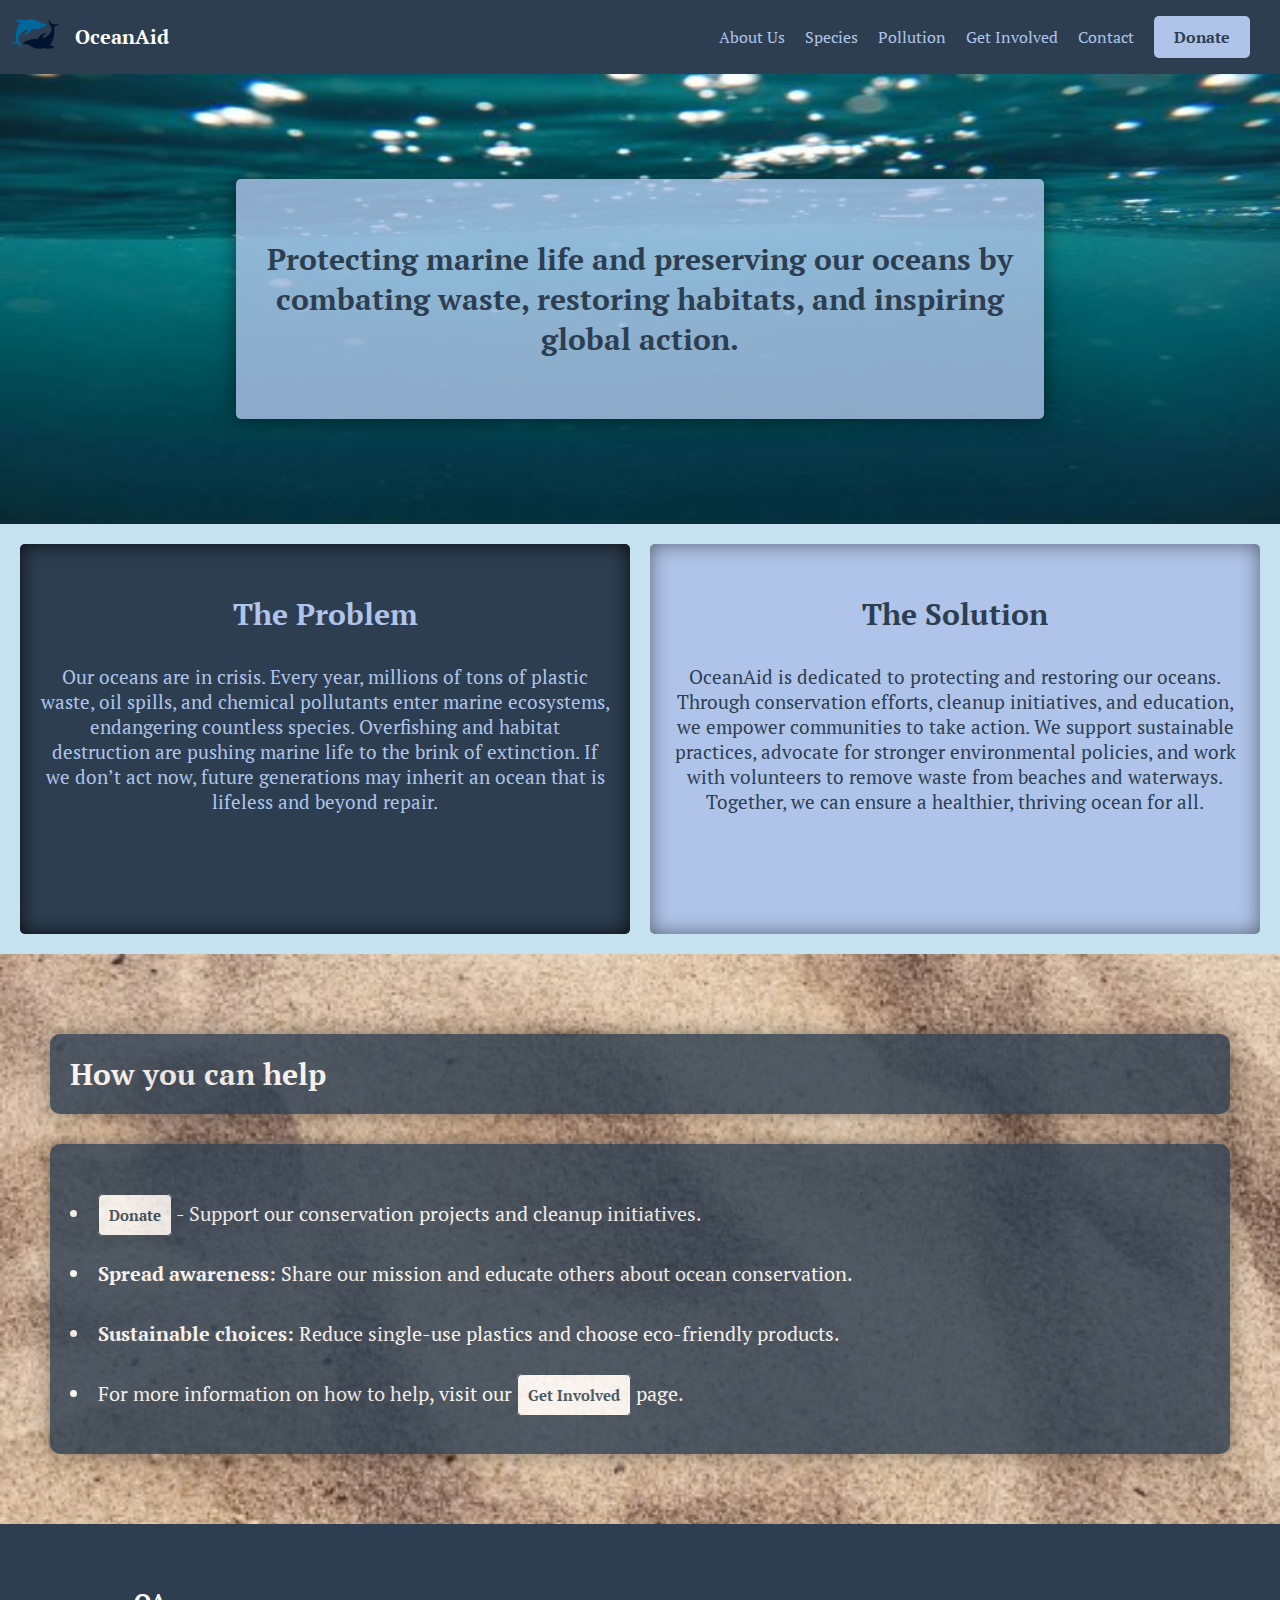
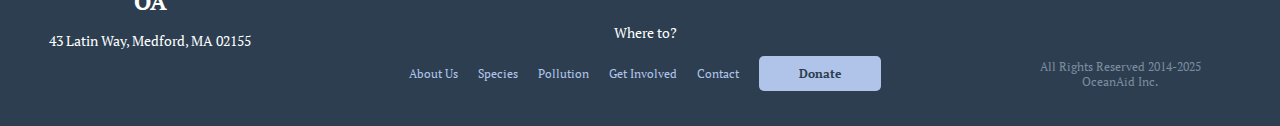
<file: index.html>
<!DOCTYPE html>
<html> 
<head>  
    <title>Ocean Aid</title>
    <meta name="viewport" content="width=device-width, initial-scale=1">
    <meta name="keywords" content="ocean aid, marine life, ocean pollution, environmental protection, conservation">
    <link rel="stylesheet" href="header.css">
    <link rel="stylesheet" href="footer.css">
    <link rel="stylesheet" href="index.css">
    <!-- link for font -->
    <link href="https://fonts.googleapis.com/css2?family=PT+Serif:ital,wght@0,400;0,700;1,400;1,700&display=swap" rel="stylesheet">
    <!-- link for Jqeury use -->
    <script src="https://code.jquery.com/jquery-3.7.1.js" integrity="sha256-eKhayi8LEQwp4NKxN+CfCh+3qOVUtJn3QNZ0TciWLP4=" crossorigin="anonymous"></script>

    <!-- setting consistent font throughout page -->
    <style type="text/css">
        h1, h2, h3 {
            font-family: 'PT Serif', serif;
        }
        
    </style>
</head>

<body>  
    <!-- header bar, includes navigation and logo -->
    <div class="navbar">
        <!-- logo/org-name -->
        <a href="index.html"><img src="Images/oalogo.png" alt="Ocean Aid Logo"></a>
        <h1><a href="index.html">OceanAid</a></h1>
        <!-- navigations links -->
        <div class="navLinks">
            <a id="aboutUs" href="aboutUs.html">About Us</a>
            <a id="species" href="species.html">Species</a>
            <a id="pollution" href="pollution.html">Pollution</a>
            <a id="getInvolved" href="getInvolved.html">Get Involved</a>
            <a id="contact" href="contact.html">Contact</a>
            <a id="donateLink" href="donate.html">Donate</a>
            <button type="button" id="hamburger">&equiv;</button>
        </div>
    </div>
    <!-- code for the popout hamburger menu that appears when the screen is resized -->
    <div class="hamburgerMenu">
        <div class="navItems">
            <a id="aboutUs" href="aboutUs.html">About Us</a>
            <a id="species" href="species.html">Species</a>
            <a id="pollution" href="pollution.html">Pollution</a>
            <a id="getInvolved" href="getInvolved.html">Get Involved</a>
            <a id="contact" href="contact.html">Contact</a>
        </div>
    </div>

    
    <!-- mission statment div -->
    <div class="mission">
        <!-- background image is used for fading, and this is its complement image that spans the div -->
        <img src="Images/hp1.jpg" id="missionImg">
        <!-- actual statmenet with an absoulte position in the center of the mission div -->
        <div class="missionStatement">
            <h2>Protecting marine life and preserving our oceans by combating waste, restoring habitats, and inspiring global action.</h2>
        </div>
    </div>
    <!-- div for the problem and solution section of page -->
    <div class="issue">
        <div class="problem">
            <h3>The Problem</h3>
            <p>Our oceans are in crisis. Every year, millions of tons of plastic waste, oil spills, and chemical pollutants enter marine ecosystems, endangering countless species. Overfishing and habitat destruction are pushing marine life to the brink of extinction. If we don’t act now, future generations may inherit an ocean that is lifeless and beyond repair.</p>
        </div>
        <div class="solution">
            <h3>The Solution</h3>
            <p>OceanAid is dedicated to protecting and restoring our oceans. Through conservation efforts, cleanup initiatives, and education, we empower communities to take action. We support sustainable practices, advocate for stronger environmental policies, and work with volunteers to remove waste from beaches and waterways. Together, we can ensure a healthier, thriving ocean for all.</p>
        </div>
    </div>
    <!-- div for the how you can help section including links to other pages -->
    <div class="help">
        <h3>How you can help</h3>
        <ul id="helpOptions">
            <li><a class="helpLinks" href="donate.html">Donate</a> - Support our conservation projects and cleanup initiatives.</li>
            <li><b>Spread awareness:</b> Share our mission and educate others about ocean conservation.</li>
            <li><b>Sustainable choices:</b> Reduce single-use plastics and choose eco-friendly products.</li>
            <li>For more information on how to help, visit our <a class="helpLinks" href="getInvolved.html">Get Involved</a> page.</li>
        </ul>
    </div>

    <!-- footer bar, includes contact information and navigation -->
    <div class="footer">
        <!-- left side of the footer, includes the brand name and address -->
        <div class="footer-left">
            <h1>OA</h1>
            <p>43 Latin Way, Medford, MA 02155</p>
        </div>
        <!-- middle of footer includes page navigation links -->
        <div class="footer-middle">
            <p>Where to?</p>
            <div class="nav-links-bottom">
                <a id="aboutUs" href="aboutUs.html">About Us</a>
                <a id="species" href="species.html">Species</a>
                <a id="pollution" href="pollution.html">Pollution</a>
                <a id="getInvolved" href="getInvolved.html">Get Involved</a>
                <a id="contact" href="contact.html">Contact</a>
                <a id="donate-link" href="donate.html">Donate</a>
            </div>
        </div>
        <!-- right side of footer holds the copywrite -->
        <div class="footer-right">
            <p>All Rights Reserved 2014-2025 OceanAid Inc.</p>
        </div>
    </div>

    <script>
        // Jquery code for the hamburger menu and the mission image slideshow
        $(document).ready(function() {
            // when the hamburger button is clicked, the hamburger menu will slide down
            $("#hamburger").click(function() {
                // if the hamburger menu is already displayed, the hamburger button will change to X icon to anticipate the change
                // of slidetoggle effect
                if ($(".hamburgerMenu").css("display") === "block") {
                    $("#hamburger").html("&equiv;");
                // if the hamburger menu is not displayed, the hamburger button will change to the hamburger icon to anticipate the change
                // of slidetoggle effect
                } else {
                    $("#hamburger").html("&times;");
                }
                // using Jqueries slideToggle to turn the display of the hamburgerMenu div to block
                // and make the duration "fast"
                // the slidetoggle will automatically switch the display of the hamburgerMenu div from block to none
                // and vice versa
                $(".hamburgerMenu").slideToggle("fast");
            });

            // when the window is resized, if the window is greater than 730px, the hamburger menu will hide
            // because the hamburger menu is only visible when the window is less than 730px
            // this is just for the edge case if the user resizes the window passed 730px while the hamburger menu
            // is still dropped down
            $(window).resize(function() {
                // if the window is greater than 730px, the hamburger menu will hide
                if ($(window).width() > 730) {
                    $(".hamburgerMenu").hide();
                    // the hamburger button will change to the hamburger icon
                    $("#hamburger").html("&equiv;");
                }
            });

            // javascript associative array to hold the images for the mission image slideshow
            let images = {
                "img0": "Images/hp1.jpg",
                "img1": "Images/hp2.jpg",
                "img2": "Images/hp3.jpg",
                "img3": "Images/hp4.jpg"
            };

            let currIndex = 0; // global variable to track the img index

            function changeImage() {
                $("#missionImg").fadeTo(2000, 0, function() {
                    // incrementing the index to the next image (which should currently be the background image)
                    // then getting the image after that, which should be the new image for the background
                    // basically skipping two images ahead to get next src image
                    currIndex = (currIndex + 1) % 4;
                    var nextIndex = (currIndex + 1) % 4;

                    // Set the new mission image (the one after the background image)
                    var nextSource = images["img" + (nextIndex)];
                    $("#missionImg").attr("src", nextSource);

                    // Fade in mission image
                    $("#missionImg").fadeTo(2000, 1, function() {
                        // update index to index after the new mission img which should be the background image 
                        // to get ready for the next cycle, where the src img will fade out, revealing this img
                        var nextBackgroundIndex = (nextIndex + 1) % 4;
                        var backgroundSource = images["img" + (nextIndex)];
                        $(".mission").css("background-image", `url(${backgroundSource})`);

                        changeImage(); // recursively call the function to create an infinite loop
                    });
                });
            }

            changeImage(); // original call to function to start loop

        });
    </script>
</body>


</html>
</file>
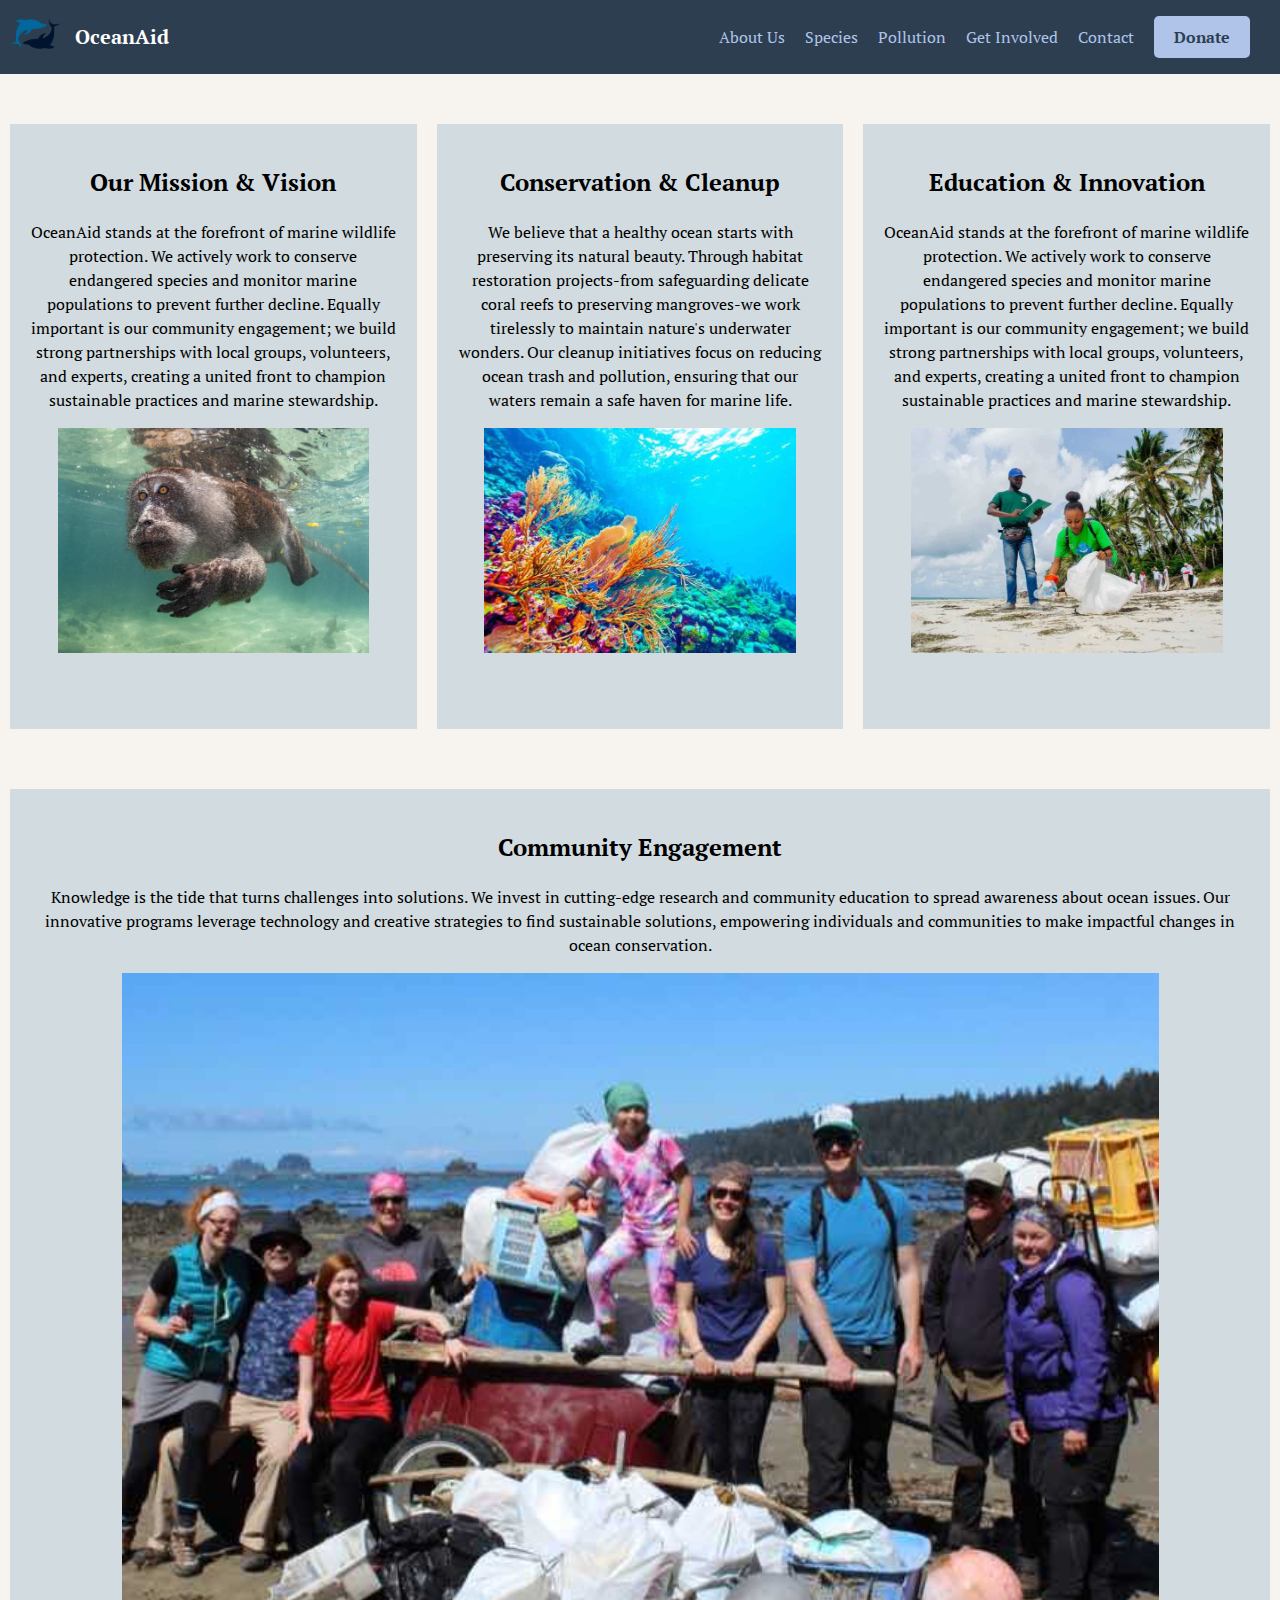
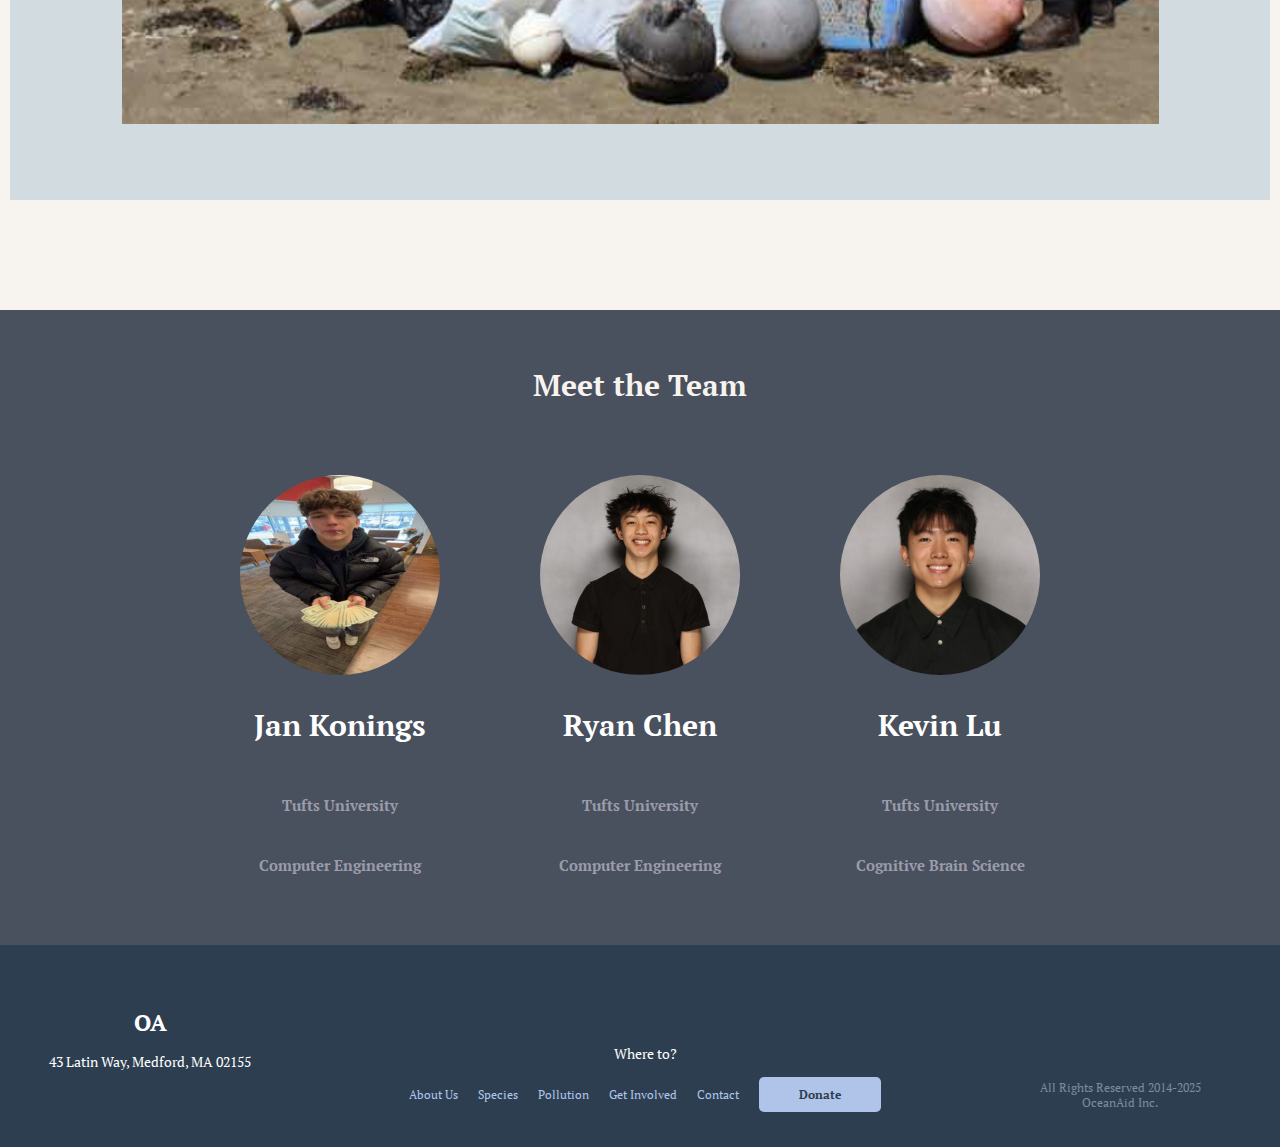
<file: aboutUs.html>
<!DOCTYPE html>
<html> 
<head>
    <style type = "text/css"></style>
    <link rel="stylesheet" href="header.css">
    <link rel="stylesheet" href="aboutUs.css">
    <link rel="stylesheet" href="footer.css">
    <meta name="viewport" content="width=device-width, initial-scale=1">
    <!-- link for font -->
    <link href="https://fonts.googleapis.com/css2?family=PT+Serif:ital,wght@0,400;0,700;1,400;1,700&display=swap" rel="stylesheet">
    <!-- link for jqeury use -->
    <script src="https://code.jquery.com/jquery-3.7.1.js" integrity="sha256-eKhayi8LEQwp4NKxN+CfCh+3qOVUtJn3QNZ0TciWLP4=" crossorigin="anonymous"></script>
    <style type = "text/css">
        /* setting consistent font for whole page */
        body {
            font-family: 'PT Serif', serif;
        }
    </style>
</head>
<body>
    <!-- header bar, includes navigation and logo -->
    <div class="navbar">
        <!-- logo/org-name -->
        <a href="index.html"><img src="Images/oalogo.png" alt="Ocean Aid Logo"></a>
        <h1><a href="index.html">OceanAid</a></h1>
        <!-- navigations links -->
        <div class="navLinks">
            <a id="aboutUs" href="aboutUs.html">About Us</a>
            <a id="species" href="species.html">Species</a>
            <a id="pollution" href="pollution.html">Pollution</a>
            <a id="getInvolved" href="getInvolved.html">Get Involved</a>
            <a id="contact" href="contact.html">Contact</a>
            <a id="donateLink" href="donate.html">Donate</a>
            <button type="button" id="hamburger">&equiv;</button>
        </div>
    </div>
    <!-- code for the popout hamburger menu that appears when the screen is resized -->
    <div class="hamburgerMenu">
        <div class="navItems">
            <a id="aboutUs" href="aboutUs.html">About Us</a>
            <a id="species" href="species.html">Species</a>
            <a id="pollution" href="pollution.html">Pollution</a>
            <a id="getInvolved" href="getInvolved.html">Get Involved</a>
            <a id="contact" href="contact.html">Contact</a>
        </div>
    </div>

    <script>
        $(document).ready(function() {
            // when the hamburger button is clicked, the hamburger menu will slide down
            $("#hamburger").click(function() {
                // if the hamburger menu is already displayed, the hamburger button will change to X icon to anticipate the change
                // of slidetoggle effect
                if ($(".hamburgerMenu").css("display") === "block") {
                    $("#hamburger").html("&equiv;");
                // if the hamburger menu is not displayed, the hamburger button will change to the hamburger icon to anticipate the change
                // of slidetoggle effect
                } else {
                    $("#hamburger").html("&times;");
                }
                // using Jqueries slideToggle to turn the display of the hamburgerMenu div to block
                // and make the duration "fast"
                // the slidetoggle will automatically switch the display of the hamburgerMenu div from block to none
                // and vice versa
                $(".hamburgerMenu").slideToggle("fast");
            });

            // when the window is resized, if the window is greater than 730px, the hamburger menu will hide
            // because the hamburger menu is only visible when the window is less than 730px
            // this is just for the edge case if the user resizes the window passed 730px while the hamburger menu
            // is still dropped down
            $(window).resize(function() {
                // if the window is greater than 730px, the hamburger menu will hide
                if ($(window).width() > 730) {
                    $(".hamburgerMenu").hide();
                    // the hamburger button will change to the hamburger icon
                    $("#hamburger").html("&equiv;");
                }
            });
        })
    </script>
    <!-- short introductions to what our oragnization is about, visions, goals, means etc.. -->
    <div class="aboutUs-content">
        <div class="column">
            <h2>Our Mission & Vision</h2>
            <p>OceanAid stands at the forefront of marine wildlife protection. We actively work to conserve endangered species and monitor marine populations to prevent further decline. Equally important is our community engagement; we build strong partnerships with local groups, volunteers, and experts, creating a united front to champion sustainable practices and marine stewardship.</p>
            <img src="Images/endangered.jpg" alt="Endangered Species" style="width:85%; height:auto;">
        </div>
        <div class="column">
            <h2>Conservation & Cleanup</h2>
            <p>We believe that a healthy ocean starts with preserving its natural beauty. Through habitat restoration projects-from safeguarding delicate coral reefs to preserving mangroves-we work tirelessly to maintain nature's underwater wonders. Our cleanup initiatives focus on reducing ocean trash and pollution, ensuring that our waters remain a safe haven for marine life.</p>
            <img src="Images/coralhabitat.jpg" alt="Cleanup" style="width:85%; height:auto;">
        </div>
        <div class="column">
            <h2>Education & Innovation</h2>
            <p>OceanAid stands at the forefront of marine wildlife protection. We actively work to conserve endangered species and monitor marine populations to prevent further decline. Equally important is our community engagement; we build strong partnerships with local groups, volunteers, and experts, creating a united front to champion sustainable practices and marine stewardship.</p>
            <img src="Images/cleaningocean.jpg" alt="Education" style="width:85%; height:auto;">
        </div>
        <div class="column">
            <h2>Community Engagement</h2>
            <p>Knowledge is the tide that turns challenges into solutions. We invest in cutting-edge research and community education to spread awareness about ocean issues. Our innovative programs leverage technology and creative strategies to find sustainable solutions, empowering individuals and communities to make impactful changes in ocean conservation.</p>
            <img src="Images/communityengagement.jpg" alt="Community Engagement" style="width:85%; height:auto;">
        </div>
    </div>
    <!-- introduction to the team members with photos and personal info -->
    <div class="meet-the-team">
        <h2>Meet the Team</h2>
        <div class="team-photos">
            <div class="member">
                <img src="Images/jankonings.jpg" alt="Team Member 1" class="circle-image">
                <h3>Jan Konings </h3>
                <h4>Tufts University</h4>
                <h4>Computer Engineering</h4>
            </div>

            <div class="member">
                <img src="Images/ryanchen.jpg" alt="Team Member 2" class="circle-image">
                <h3>Ryan Chen</h3>
                <h4>Tufts University</h4>
                <h4>Computer Engineering</h4>
            </div>

            <div class="member">
                <img src="Images/kevinlu.jpg" alt="Team Member 3" class="circle-image">
                <h3>Kevin Lu</h3>
                <h4>Tufts University</h4>
                <h4>Cognitive Brain Science</h4>
            </div>
        </div>
    </div>

    <!-- footer bar, includes contact information and navigation -->
    <div class="footer">
        <!-- left side of the footer, includes the brand name and address -->
        <div class="footer-left">
            <h1>OA</h1>
            <p>43 Latin Way, Medford, MA 02155</p>
        </div>
        <!-- middle of footer includes page navigation links -->
        <div class="footer-middle">
            <p>Where to?</p>
            <div class="nav-links-bottom">
                <a id="aboutUs" href="aboutUs.html">About Us</a>
                <a id="species" href="species.html">Species</a>
                <a id="pollution" href="pollution.html">Pollution</a>
                <a id="getInvolved" href="getInvolved.html">Get Involved</a>
                <a id="contact" href="contact.html">Contact</a>
                <a id="donate-link" href="donate.html">Donate</a>
            </div>
        </div>
        <!-- right side of footer holds the copywrite -->
        <div class="footer-right">
            <p>All Rights Reserved 2014-2025 OceanAid Inc.</p>
        </div>
    </div>

</body>
</html>
</file>
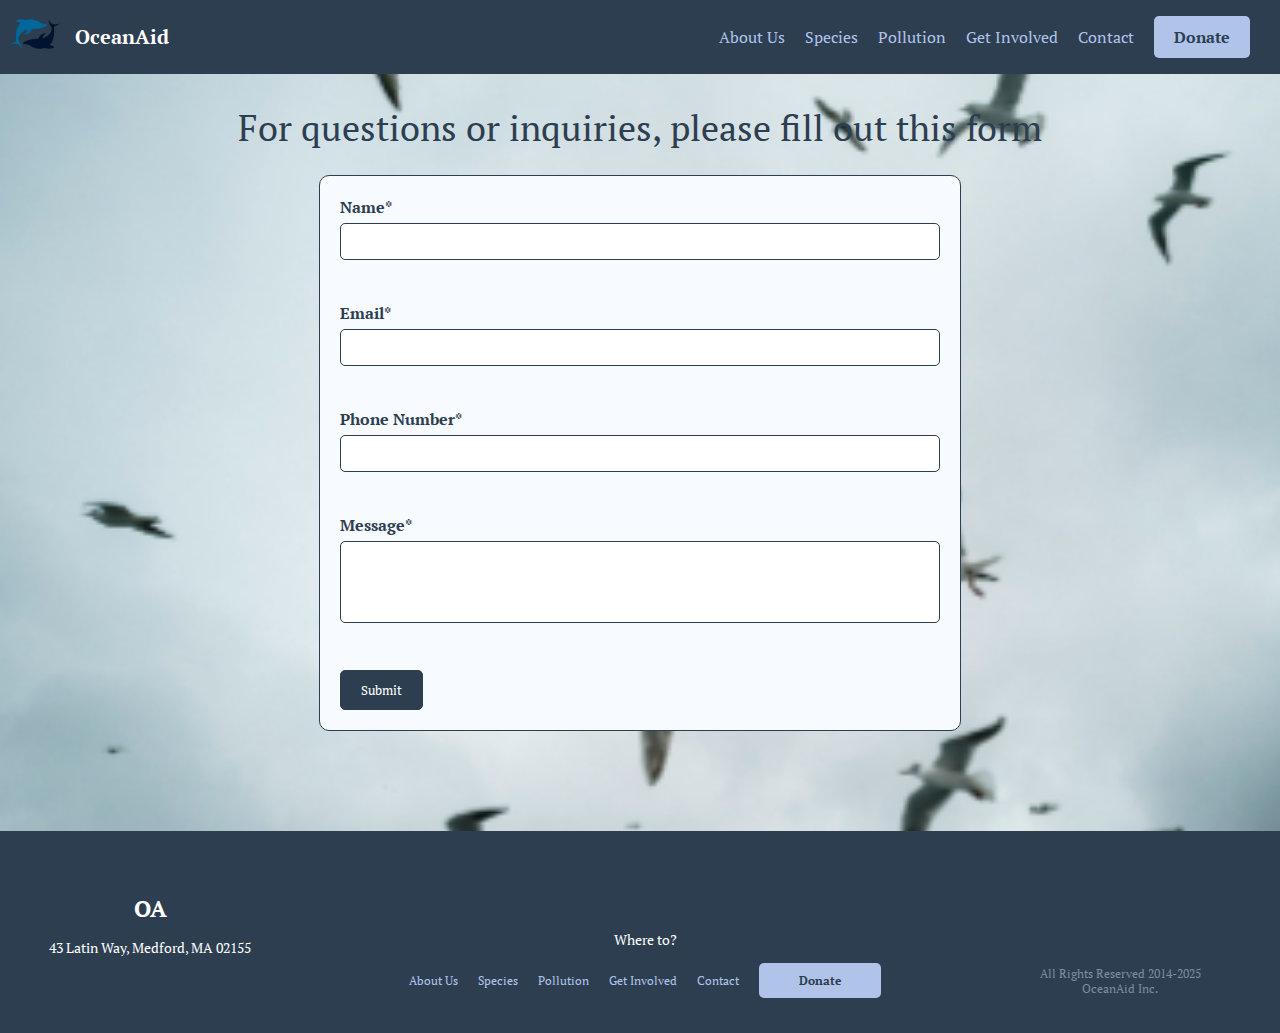
<file: contact.html>
<!DOCTYPE html>
<html> 
<head>
    <!-- Link to external CSS files for styling -->
    <link rel="stylesheet" href="header.css">
    <link rel="stylesheet" href="contact.css">
    <link rel="stylesheet" href="footer.css">
    <link href="https://fonts.googleapis.com/css2?family=PT+Serif:ital,wght@0,400;0,700;1,400;1,700&display=swap" rel="stylesheet">
    <meta name="viewport" content="width=device-width, initial-scale=1">

    <!-- jQuery library -->
    <script
        src="https://code.jquery.com/jquery-3.7.1.js"
        integrity="sha256-eKhayi8LEQwp4NKxN+CfCh+3qOVUtJn3QNZ0TciWLP4="
        crossorigin="anonymous"
    ></script>
</head>
<body>
    
    <!-- Navigation bar -->
    <div class="navbar">
        <a href="index.html"><img src="Images/oalogo.png" alt="Ocean Aid Logo"></a>
        <h1><a href="index.html">OceanAid</a></h1>
        <div class="navLinks">
            <a id="aboutUs" href="aboutUs.html">About Us</a>
            <a id="species" href="species.html">Species</a>
            <a id="pollution" href="pollution.html">Pollution</a>
            <a id="getInvolved" href="getInvolved.html">Get Involved</a>
            <a id="contact" href="contact.html">Contact</a>
            <a id="donateLink" href="donate.html">Donate</a>
            <button type="button" id="hamburger">&equiv;</button>
        </div>
    </div>

    <!-- Hamburger menu for mobile view -->
    <div class="hamburgerMenu">
        <div class="navItems">
            <a id="aboutUs" href="aboutUs.html">About Us</a>
            <a id="species" href="species.html">Species</a>
            <a id="pollution" href="pollution.html">Pollution</a>
            <a id="getInvolved" href="getInvolved.html">Get Involved</a>
            <a id="contact" href="contact.html">Contact</a>
        </div>
    </div>

    <!-- jQuery script to handle hamburger menu toggle and window resize -->
    <script>
        $(document).ready(function() {
            // when the hamburger button is clicked, the hamburger menu will slide down
            $("#hamburger").click(function() {
                // if the hamburger menu is already displayed, the hamburger button will change to X icon to anticipate the change
                // of slidetoggle effect
                if ($(".hamburgerMenu").css("display") === "block") {
                    $("#hamburger").html("&equiv;");
                // if the hamburger menu is not displayed, the hamburger button will change to the hamburger icon to anticipate the change
                // of slidetoggle effect
                } else {
                    $("#hamburger").html("&times;");
                }
                // using Jqueries slideToggle to turn the display of the hamburgerMenu div to block
                // and make the duration "fast"
                // the slidetoggle will automatically switch the display of the hamburgerMenu div from block to none
                // and vice versa
                $(".hamburgerMenu").slideToggle("fast");
            });

            // when the window is resized, if the window is greater than 730px, the hamburger menu will hide
            // because the hamburger menu is only visible when the window is less than 730px
            // this is just for the edge case if the user resizes the window passed 730px while the hamburger menu
            // is still dropped down
            $(window).resize(function() {
                // if the window is greater than 730px, the hamburger menu will hide
                if ($(window).width() > 730) {
                    $(".hamburgerMenu").hide();
                    // the hamburger button will change to the hamburger icon
                    $("#hamburger").html("&equiv;");
                }
            });
        })
    </script>

    <!-- Main content area -->
    <div class="content">
        <div class="formContent">
            <div class="formDescription">
                <h1>For questions or inquiries, please fill out this form</h1>
            </div>
            
            <div class="form">
                <!-- Contact form -->
                <form id="contactForm" method="get" action="#">
                    <label for="name">Name*</label><br>
                    <input type="text" id="name" name="name"><br><br>
                    <label for="email">Email*</label><br>
                    <input type="text" id="email" name="email"><br><br>
                    <label for="phone">Phone Number*</label><br>
                    <input type="phone" id="phone" name="phone"><br><br>
                    <label for="message">Message*</label><br>
                    <textarea id="message" name="message" rows="4" cols="50"></textarea><br><br>
                    <input type="submit" id = "submitBtn" value="Submit">
                    <label for="submitBtn" id="errors"></label><br>
                </form>
            </div>
        </div>
    </div>

    <!-- Footer section -->
    <div class="footer">
        <div class="footer-left">
            <h1>OA</h1>
            <p>43 Latin Way, Medford, MA 02155</p>
        </div>
        
        <div class="footer-middle">
            <p>Where to?</p>
            <div class="nav-links-bottom">
                <a id="aboutUs" href="aboutUs.html">About Us</a>
                <a id="species" href="species.html">Species</a>
                <a id="pollution" href="pollution.html">Pollution</a>
                <a id="getInvolved" href="getInvolved.html">Get Involved</a>
                <a id="contact" href="contact.html">Contact</a>
                <a id="donate-link" href="donate.html">Donate</a>
            </div>
        </div>
        
        <div class="footer-right">
            <p>All Rights Reserved 2014-2025 OceanAid Inc.</p>
        </div>
    </div>

    <!-- jQuery validation for the contact form -->
    <script>
        $(document).ready(function() {
            $("#submitBtn").click(function(event) {
                var isValid = true;
                $(".errors").text("")

                // Validate name
                if ($("#name").val().trim() === "") {
                    $("#errors").text("Name is required.");
                    isValid = false;
                }

                // Validate email
                if (!$("#email").val().includes('@')) {
                    $("#errors").text("Please enter a valid email address.");
                    isValid = false;
                }

                // Validate phone number
                if ($("#phone").val().trim().length !== 10) {
                    $("#errors").text("Please enter a valid 10-digit phone number.");
                    isValid = false;
                }

                // Validate message
                if ($("#message").val().trim() === "") {
                    $("#errors").text("Message is required.");
                    isValid = false;
                }

                if (!isValid) {
                    event.preventDefault();
                }else{
                    alert("Thank you for the message we will get back to you as soon as possible.");
                }
            });
        });
    </script>
</body>
</html>
</file>
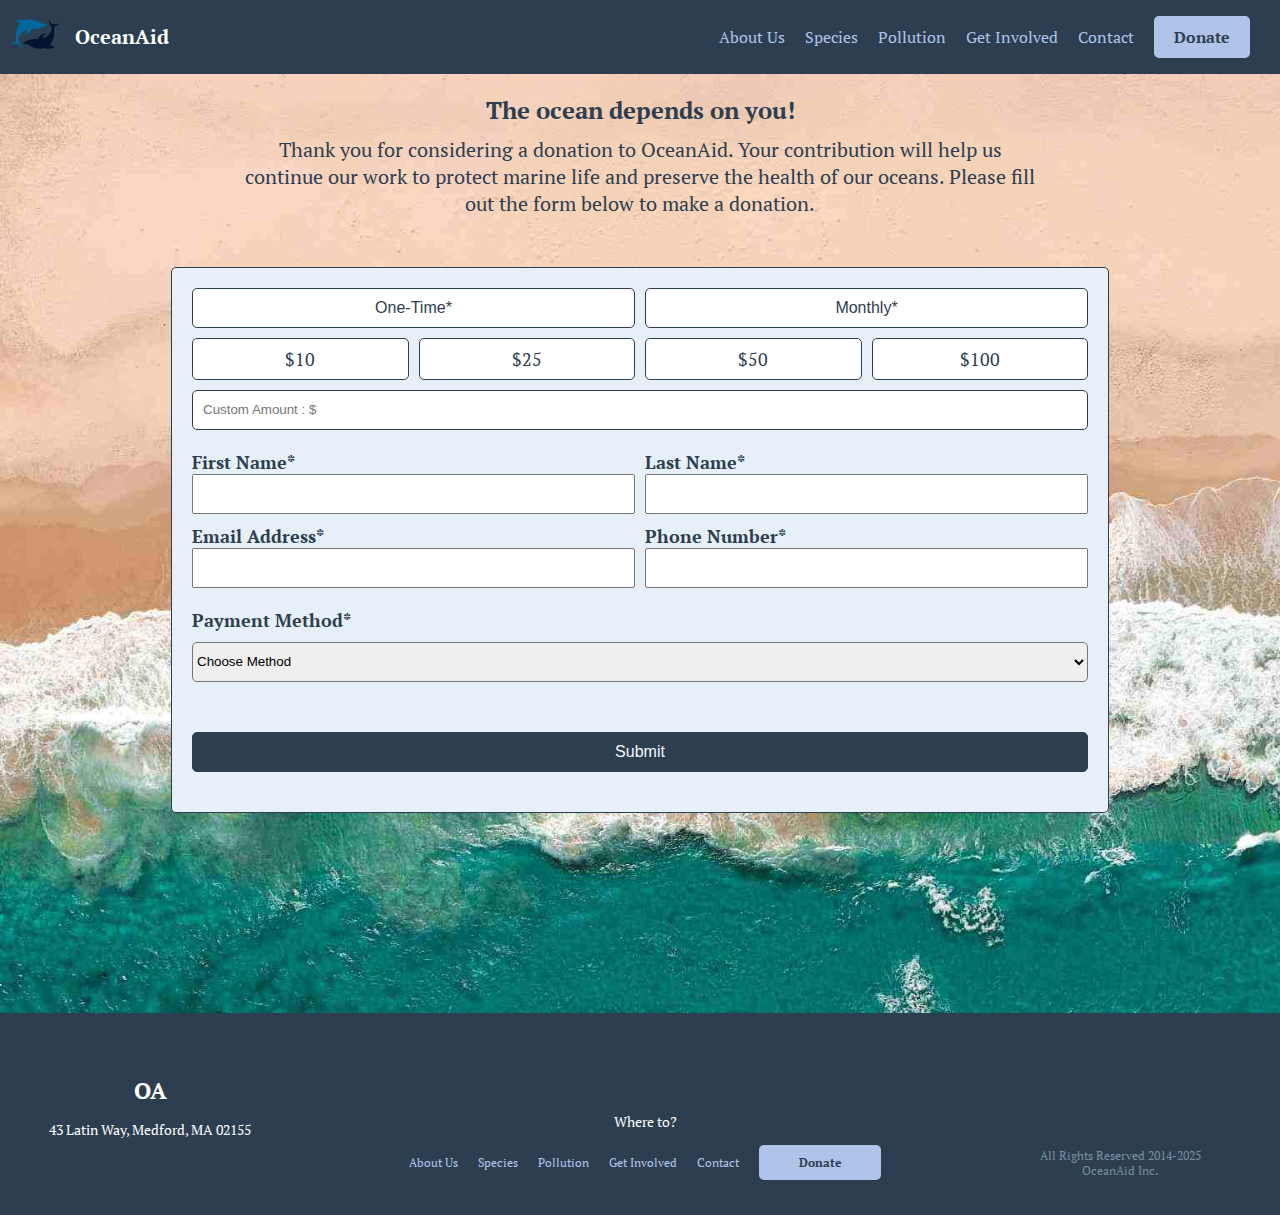
<file: donate.html>
<!DOCTYPE html>
<html> 
<head>
    <title>Ocean Aid</title>
    <meta name="viewport" content="width=device-width, initial-scale=1">
    <link rel="stylesheet" href="header.css">
    <link rel="stylesheet" href="donate.css">
    <link rel="stylesheet" href="footer.css">
    <!-- link for font -->
    <link href="https://fonts.googleapis.com/css2?family=PT+Serif:ital,wght@0,400;0,700;1,400;1,700&display=swap" rel="stylesheet">
    <!-- link for jquery use -->
    <script src="https://code.jquery.com/jquery-3.7.1.js" integrity="sha256-eKhayi8LEQwp4NKxN+CfCh+3qOVUtJn3QNZ0TciWLP4=" crossorigin="anonymous"></script>

    <!-- setting a consistent font for the page headers -->
    <style type = "text/css">
        h1, h2, h3 {
            font-family: 'PT Serif', serif;
        }
    </style>
</head>
<body>
    <!-- header bar, includes navigation and logo -->
    <div class="navbar">
        <!-- logo/org-name -->
        <a href="index.html"><img src="Images/oalogo.png" alt="Ocean Aid Logo"></a>
        <h1><a href="index.html">OceanAid</a></h1>
        <!-- navigations links -->
        <div class="navLinks">
            <a id="aboutUs" href="aboutUs.html">About Us</a>
            <a id="species" href="species.html">Species</a>
            <a id="pollution" href="pollution.html">Pollution</a>
            <a id="getInvolved" href="getInvolved.html">Get Involved</a>
            <a id="contact" href="contact.html">Contact</a>
            <a id="donateLink" href="donate.html">Donate</a>
            <button type="button" id="hamburger">&equiv;</button>
        </div>
    </div>
    <!-- code for the popout hamburger menu that appears when the screen is resized -->
    <div class="hamburgerMenu">
        <div class="navItems">
            <a id="aboutUs" href="aboutUs.html">About Us</a>
            <a id="species" href="species.html">Species</a>
            <a id="pollution" href="pollution.html">Pollution</a>
            <a id="getInvolved" href="getInvolved.html">Get Involved</a>
            <a id="contact" href="contact.html">Contact</a>
        </div>
    </div>

    <script>
        $(document).ready(function() {
            // when the hamburger button is clicked, the hamburger menu will slide down
            $("#hamburger").click(function() {
                // if the hamburger menu is already displayed, the hamburger button will change to X icon to anticipate the change
                // of slidetoggle effect
                if ($(".hamburgerMenu").css("display") === "block") {
                    $("#hamburger").html("&equiv;");
                // if the hamburger menu is not displayed, the hamburger button will change to the hamburger icon to anticipate the change
                // of slidetoggle effect
                } else {
                    $("#hamburger").html("&times;");
                }
                // using Jqueries slideToggle to turn the display of the hamburgerMenu div to block
                // and make the duration "fast"
                // the slidetoggle will automatically switch the display of the hamburgerMenu div from block to none
                // and vice versa
                $(".hamburgerMenu").slideToggle("fast");
            });

            // when the window is resized, if the window is greater than 730px, the hamburger menu will hide
            // because the hamburger menu is only visible when the window is less than 730px
            // this is just for the edge case if the user resizes the window passed 730px while the hamburger menu
            // is still dropped down
            $(window).resize(function() {
                // if the window is greater than 730px, the hamburger menu will hide
                if ($(window).width() > 730) {
                    $(".hamburgerMenu").hide();
                    // the hamburger button will change to the hamburger icon
                    $("#hamburger").html("&equiv;");
                }
            });
        })
    </script>

    <!-- div to hold donate form, and have the background img -->
    <div class="donate">
        <h2>The ocean depends on you!</h2>
        <p>Thank you for considering a donation to OceanAid. Your contribution will help us continue our work to protect marine life and preserve the health of our oceans. Please fill out the form below to make a donation.</p>

        <!-- donate form with multiple different form elements -->
        <form id="donateForm" method="GET">
            <!-- monthly or single time donation -->
            <div class="buttonContainer">
                <button type="button" id="singleTime"> One-Time*</button>
                <button type="button" id="monthly"> Monthly*</button>
            </div>
            <!-- donation amount -->
            <div class="amount">
                <input type="radio" name="donationAmount" id="10" class="customRadio">
                <label for="10">$10</label>
                <input type="radio" name="donationAmount" id="25" class="customRadio">
                <label for="25">$25</label>
                <input type="radio" name="donationAmount" id="50" class="customRadio">
                <label for="50">$50</label>
                <input type="radio" name="donationAmount" id="100" class="customRadio">
                <label for="100">$100</label>
            </div>
            <!-- custom donation amount -->
            <input type="text" id="customAmount" class="spanText" placeholder="Custom Amount : $">
            <!-- full name, email and number -->
            <div class="personalInfo">
                <div class="infoElement">
                    <h3>First Name*</h3>
                    <input type="text" id="first" class="nameForm">
                </div>
                
                <div class="infoElement">
                    <h3>Last Name*</h3>
                    <input type="text" id="last" class="nameForm">
                </div>

                <div class="infoElement">
                    <h3>Email Address*</h3>
                    <input type="text" id="email" class="nameForm">
                </div>

                <div class="infoElement">
                    <h3>Phone Number*</h3>
                    <input type="text" id="phone" class="nameForm">
                </div>
            </div>
            <!-- Payment method -->
            <div class="creditCardInfo">
                <h3>Payment Method*</h3>
                <select id="paymentMethod">
                    <option value="" disabled selected>Choose Method</option>
                    <option value="Credit">Credit/Debit Card</option>
                    <option value="Bank">Bank Account</option>
                </select>
                <!-- empty container div to hold the output for the selected payment type -->
                <div class="method"></div>
            </div>
            
            <div class="submitButton">
                <div class="errors"></div>
                <button type="submit" id="submitBtn"> Submit</button>
            </div>
        </form>

        <script>
            // all code should run after the document is ready
            $(document).ready(function(){
                // event listener for the one-time donation button
                $("#singleTime").click(function(){
                    // add the active class to the button that was clicked
                    $(this).addClass("active");
                    // remove the active class from the monthly button
                    $("#monthly").removeClass("active");
                    // loop through each custom radio button
                    $(".customRadio").each(function() {
                        // get the label element that corresponds to the radio button
                        var label = $("label[for='" + $(this).attr("id") + "']");
                        // set the text of the label to the value of the radio button
                        label.text("$" + $(this).attr("id"));
                    });
                    // change the placeholder text of the custom amount input
                    $("#customAmount").attr("placeholder", "Custom Amount : $");
                });

                // event listener for the monthly donation button
                $("#monthly").click(function(){
                    // add the active class to the button that was clicked
                    $(this).addClass("active");
                    // remove the active class from the one-time button
                    $("#singleTime").removeClass("active");
                    // loop through each custom radio button
                    $(".customRadio").each(function() {
                        // get the label element that corresponds to the radio button
                        var label = $("label[for='" + $(this).attr("id") + "']");
                        // set the text of the label to the value of the radio button
                        label.text("$" + $(this).attr("id") + " / month");
                    });
                    // change the placeholder text of the custom amount input
                    $("#customAmount").attr("placeholder", "Custom Amount : $ / month");
                });

                // event listener for the payment method select element
                $("#paymentMethod").change(function(){
                    // create a variable to hold the output
                    var output = "";
                    // check the value of the select element and if its credit, create the input elements for the credit card information
                    if ($(this).val() === "Credit") {
                        // create the input elements for the credit card information
                        output += "<input type='text' id='cardNum' class='spanText' placeholder='Card Number'>";
                        output += "<h3>Expiration Details*</h3>";
                        output += "<div class='cardInfo'>";
                        output += "<select id='monthSelect' name='month'>" +
                            "<option value='' disabled selected>Month</option>" +
                                        "<option value='01'>January</option>" +
                                        "<option value='02'>February</option>" +
                                        "<option value='03'>March</option>" +
                                        "<option value='04'>April</option>" +
                                        "<option value='05'>May</option>" +
                                        "<option value='06'>June</option>" +
                                        "<option value='07'>July</option>" +
                                        "<option value='08'>August</option>" +
                                        "<option value='09'>September</option>" +
                                        "<option value='10'>October</option>" +
                                        "<option value='11'>November</option>" +
                                        "<option value='12'>December</option>" +
                                    "</select>";
                        output += "<select id='yearSelect' name='year'>" +
                            "<option value='' disabled selected>Year</option>" +
                                        "<option value='2025'>2025</option>" +
                                        "<option value='2026'>2026</option>" +
                                        "<option value='2027'>2027</option>" +
                                        "<option value='2028'>2028</option>" +
                                        "<option value='2029'>2029</option>" +
                                        "<option value='2030'>2030</option>" +
                                        "<option value='2031'>2031</option>" +
                                        "<option value='2032'>2032</option>" +
                                        "<option value='2033'>2033</option>" +
                                        "<option value='2034'>2034</option>" +
                                        "<option value='2035'>2035</option>" +
                                    "</select>";
                        output += "<input type='text' id='CVV' class='spanText' placeholder='CVV'>";
                        output += "</div>";
                    // if the bank transfer option is selected, create the input elements for the bank information
                    } else if ($(this).val() === "Bank") {
                        // create the input elements for the bank information
                        output += "<input type='text' id='routingNum' class='spanText' placeholder='Routing Number'>";
                        output += "<div class='bankInfo'>";
                        output += "<input type='text' id='accountNum' class='spanText' placeholder='Account Number'>";
                        output += "<input type='text' id='accountNumConfirm' class='spanText' placeholder='Confirm Account Number'>";
                        output += "</div>";
                        output += "<select id='accountType'>" +
                            "<option value='' disabled selected>Account Type</option>" +
                            "<option value='savings'>Savings</option>" +
                            "<option value='Checking'>Checking</option>" +
                            "</select>";
                    }
                    // set the html of the payment method div to the correct output (bank or card)
                    $(".method").html(output);

                });

                // function to validate the  donate form entries
                function validateForm() {
                    $(".errors").text(""); // Clear previous errors

                    // Check if a donation type has been selected
                    if (!$("#monthly").hasClass("active") && !$("#singleTime").hasClass("active")) {
                        // Display error message if no donation type has been selected
                        $(".errors").text("Please select a donation type (One-Time or Monthly).");
                        return false;
                    }
                    // Check if a donation amount has been selected or entered
                    if (!$("input[name='donationAmount']:checked").val() && $("#customAmount").val() === "") {
                        // Display error message if no donation amount has been selected or entered
                        $(".errors").text("Please select or enter a donation amount.");
                        return false;
                    }
                    // Check if the first name, last name, email, and phone number fields are empty
                    // the appropriate error message is displayed if any of the fields are empty
                    if ($("#first").val() === "") {
                        $(".errors").text("Please enter your first name.");
                        return false;
                    } else if ($("#last").val() === "") {
                        $(".errors").text("Please enter your last name.");
                        return false;
                    } else if ($("#email").val() === "") {
                        $(".errors").text("Please enter your email address.");
                        return false;
                    } else if ($("#phone").val() === "") {
                        $(".errors").text("Please enter your phone number.");
                        return false;
                    }
                    // Check if the payment method select element is empty
                    if ($("#paymentMethod").val() === null) {
                        $(".errors").text("Please select a payment method.");
                        return false;
                    // Check if the credit card information fields are empty
                    // the appropriate error message is displayed if any of the fields are empty    
                    } else if ($("#paymentMethod").val() === "Credit") {
                        if ($("#cardNum").val() === "") {
                            $(".errors").text("Please enter your card number.");
                            return false;
                        } else if ($("#monthSelect").val() === null) {
                            $(".errors").text("Please select the expiration month.");
                            return false;
                        } else if ($("#yearSelect").val() === null) {
                            $(".errors").text("Please select the expiration year.");
                            return false;
                        } else if ($("#CVV").val() === "") {
                            $(".errors").text("Please enter your CVV.");
                            return false;
                        }
                    // Check if the bank information fields are empty
                    // the appropriate error message is displayed if any of the fields are empty
                    } else if ($("#paymentMethod").val() === "Bank") {
                        if ($("#routingNum").val() === "") {
                            $(".errors").text("Please enter your routing number.");
                            return false;
                        } else if ($("#accountNum").val() === "") {
                            $(".errors").text("Please enter your account number.");
                            return false;
                        } else if ($("#accountNumConfirm").val() === "") {
                            $(".errors").text("Please confirm your account number.");
                            return false;
                        } else if ($("#accountNum").val() !== $("#accountNumConfirm").val()) {
                            $(".errors").text("Account numbers do not match.");
                            return false;
                        } else if ($("#accountType").val() === null) {
                            $(".errors").text("Please select your account type.");
                            return false;
                        }
                    }
                    // return true if all fields are filled out
                    return true;
                }
                // event listener for the click of the submit button
                $("#submitBtn").click(function(event) {
                    // prevent the form from submitting if the form is not valid
                    if (!validateForm()) {
                        // prevent the form from submitting
                        event.preventDefault();
                    } else {
                        // alert the user that the donation was successful and thank them for their contribution
                        alert("Every donation goes a long way, we thank you for your contribution to OceanAid's misson!");
                    }
                });
                // event listener for the click of any input, select, or button element
                $(document).on("click", "input, select, button[type='button']", function() {
                    // clear the error messages when the user clicks on any of the form elements
                    $(".errors").html("");
                });
                // event listener for the input event on the custom amount input
                $("#customAmount").on("input", function() {
                    // uncheck all of the radio buttons when the user types in the custom amount input
                    document.querySelectorAll("input[name='donationAmount']").forEach(function(el) {
                        el.checked = false;
                    });
                });
                // event listener for the click of any of the custom radio buttons
                $(".customRadio").click(function() {
                    // clear the custom amount input when the user clicks on any of the radio buttons
                    $("#customAmount").val("");
                });
            });
        </script>
    </div>

    <!-- footer bar, includes contact information and navigation -->
    <div class="footer">
        <!-- left side of the footer, includes the brand name and address -->
        <div class="footer-left">
            <h1>OA</h1>
            <p>43 Latin Way, Medford, MA 02155</p>
        </div>
        <!-- middle of footer includes page navigation links -->
        <div class="footer-middle">
            <p>Where to?</p>
            <div class="nav-links-bottom">
                <a id="aboutUs" href="aboutUs.html">About Us</a>
                <a id="species" href="species.html">Species</a>
                <a id="pollution" href="pollution.html">Pollution</a>
                <a id="getInvolved" href="getInvolved.html">Get Involved</a>
                <a id="contact" href="contact.html">Contact</a>
                <a id="donate-link" href="donate.html">Donate</a>
            </div>
        </div>
        <!-- right side of footer holds the copywrite -->
        <div class="footer-right">
            <p>All Rights Reserved 2014-2025 OceanAid Inc.</p>
        </div>
    </div>
</body>
</html>
</file>
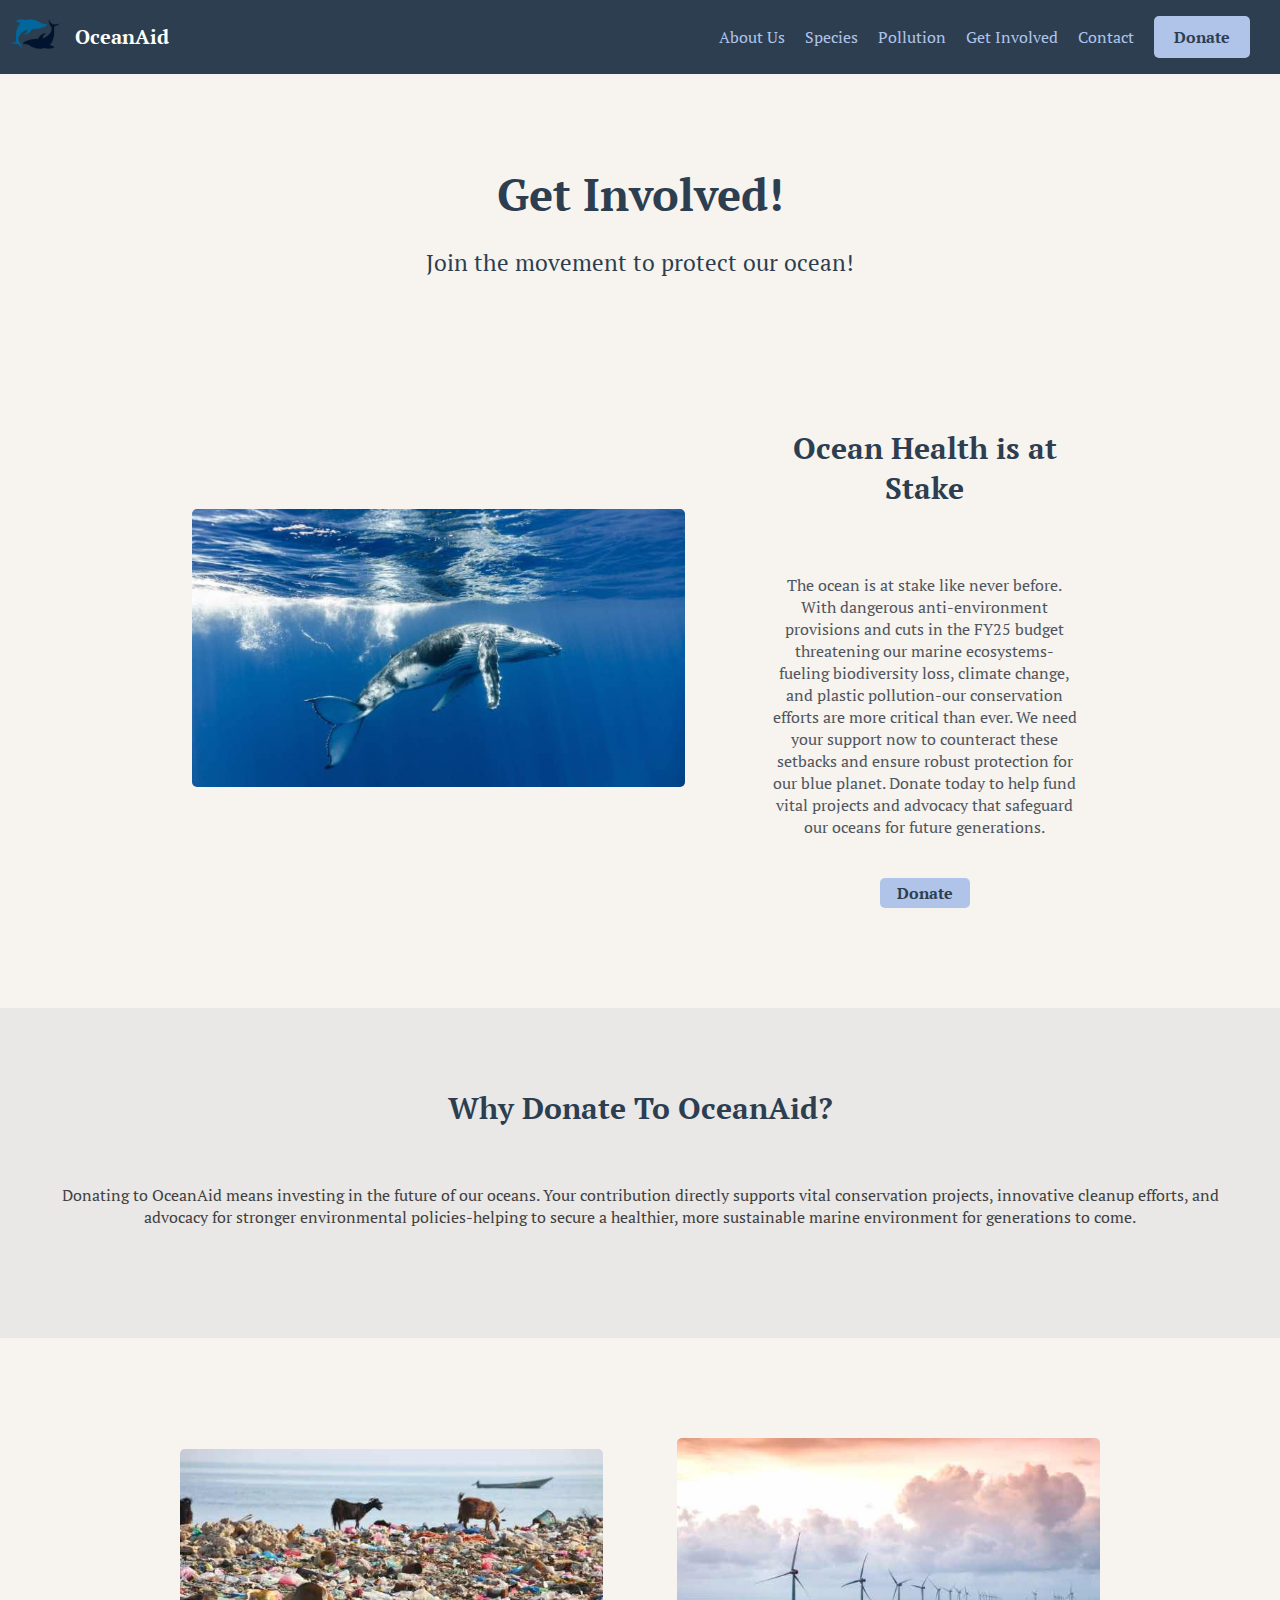
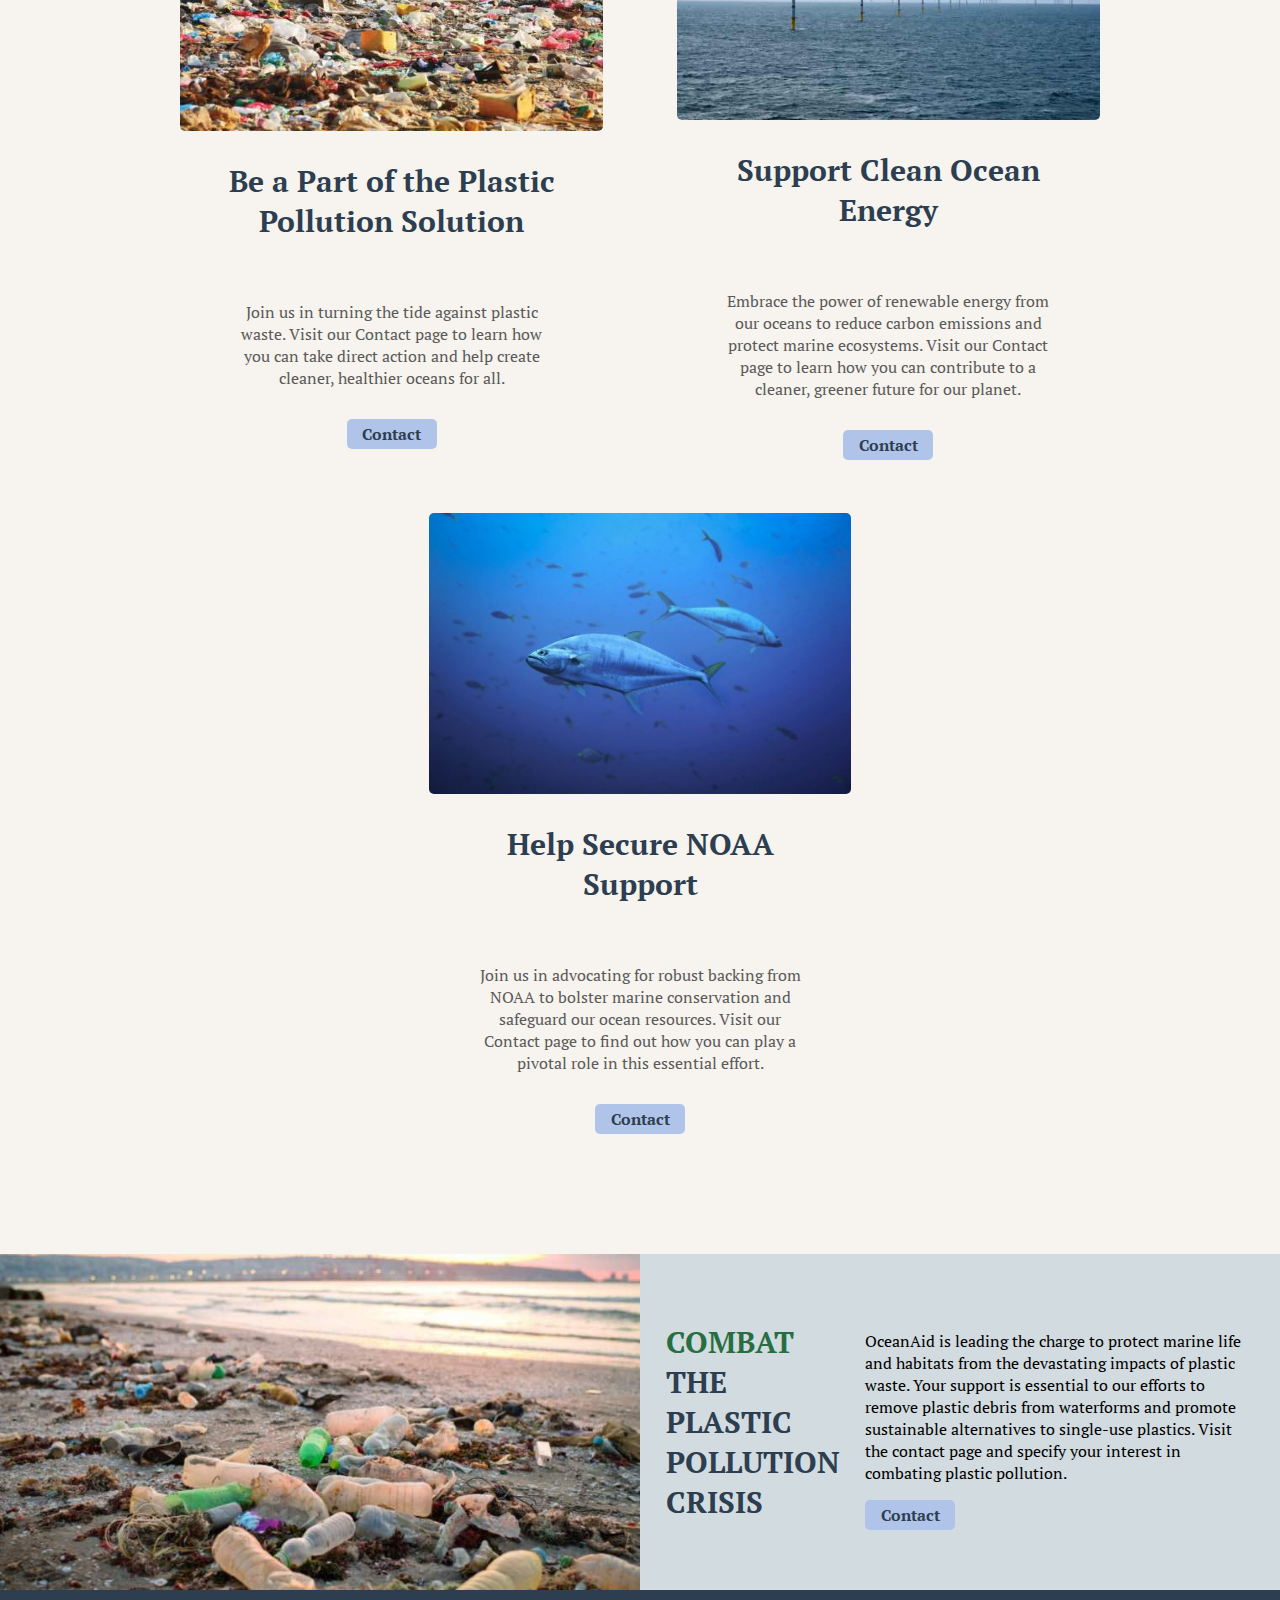
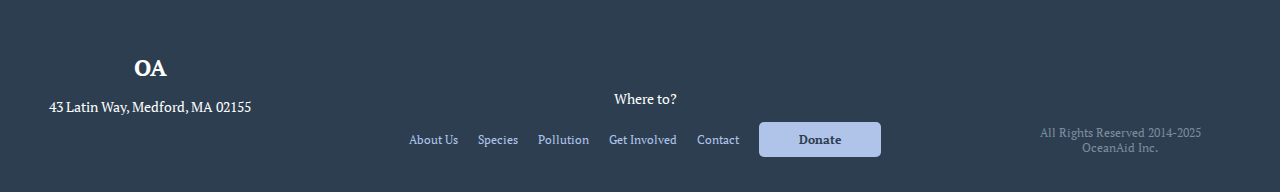
<file: getInvolved.html>
<!DOCTYPE html>
<html> 
<head>
<style type = "text/css"></style>
<style type = "text/css"></style>
    <link rel="stylesheet" href="header.css">
    <link rel="stylesheet" href="getInvolved.css">
    <link rel="stylesheet" href="footer.css">
    <meta name="viewport" content="width=device-width, initial-scale=1">
    <!-- link for font -->
    <link href="https://fonts.googleapis.com/css2?family=PT+Serif:ital,wght@0,400;0,700;1,400;1,700&display=swap" rel="stylesheet">
    <!-- link for jqeury use -->
    <script src="https://code.jquery.com/jquery-3.7.1.js" integrity="sha256-eKhayi8LEQwp4NKxN+CfCh+3qOVUtJn3QNZ0TciWLP4=" crossorigin="anonymous"></script>
    <style type="text/css">
        /* set up consistent font for whole page */
        body {
            font-family: 'PT Serif', serif;
        }
        
    </style>
</head>
<body>
    <!-- header bar, includes navigation and logo -->
    <div class="navbar">
        <!-- logo/org-name -->
        <a href="index.html"><img src="Images/oalogo.png" alt="Ocean Aid Logo"></a>
        <h1><a href="index.html">OceanAid</a></h1>
        <!-- navigations links -->
        <div class="navLinks">
            <a id="aboutUs" href="aboutUs.html">About Us</a>
            <a id="species" href="species.html">Species</a>
            <a id="pollution" href="pollution.html">Pollution</a>
            <a id="getInvolved" href="getInvolved.html">Get Involved</a>
            <a id="contact" href="contact.html">Contact</a>
            <a id="donateLink" href="donate.html">Donate</a>
            <button type="button" id="hamburger">&equiv;</button>
        </div>
    </div>
    <!-- code for the popout hamburger menu that appears when the screen is resized -->
    <div class="hamburgerMenu">
        <div class="navItems">
            <a id="aboutUs" href="aboutUs.html">About Us</a>
            <a id="species" href="species.html">Species</a>
            <a id="pollution" href="pollution.html">Pollution</a>
            <a id="getInvolved" href="getInvolved.html">Get Involved</a>
            <a id="contact" href="contact.html">Contact</a>
        </div>
    </div>

    <script>
        $(document).ready(function() {
            // when the hamburger button is clicked, the hamburger menu will slide down
            $("#hamburger").click(function() {
                // if the hamburger menu is already displayed, the hamburger button will change to X icon to anticipate the change
                // of slidetoggle effect
                if ($(".hamburgerMenu").css("display") === "block") {
                    $("#hamburger").html("&equiv;");
                // if the hamburger menu is not displayed, the hamburger button will change to the hamburger icon to anticipate the change
                // of slidetoggle effect
                } else {
                    $("#hamburger").html("&times;");
                }
                // using Jqueries slideToggle to turn the display of the hamburgerMenu div to block
                // and make the duration "fast"
                // the slidetoggle will automatically switch the display of the hamburgerMenu div from block to none
                // and vice versa
                $(".hamburgerMenu").slideToggle("fast");
            });

            // when the window is resized, if the window is greater than 730px, the hamburger menu will hide
            // because the hamburger menu is only visible when the window is less than 730px
            // this is just for the edge case if the user resizes the window passed 730px while the hamburger menu
            // is still dropped down
            $(window).resize(function() {
                // if the window is greater than 730px, the hamburger menu will hide
                if ($(window).width() > 730) {
                    $(".hamburgerMenu").hide();
                    // the hamburger button will change to the hamburger icon
                    $("#hamburger").html("&equiv;");
                }
            });
        })
    </script>
    <!-- content div to hold the get involved page -->
    <div class="getInvolved-content">
        <h2>Get Involved!</h2>
        <p id="getInvolvedP">Join the movement to protect our ocean!</p>

        <!-- take action portion with link to donate page -->
        <div class="atStakeSection">
            <img src="Images/oceanHealthWhale.jpg" alt="Get Involved Image">
            <div class="sectionText">
                <h3>Ocean Health is at Stake</h3>
                <p>The ocean is at stake like never before. With dangerous anti-environment provisions and cuts in the FY25 budget threatening our marine ecosystems-fueling biodiversity loss, climate change, and plastic pollution-our conservation efforts are more critical than ever. We need your support now to counteract these setbacks and ensure robust protection for our blue planet. Donate today to help fund vital projects and advocacy that safeguard our oceans for future generations.</p>
                <a id="donateLinkGI" href="donate.html">Donate</a>
            </div>
        </div>
        <!-- why donate blurb in middle -->
        <div class="whyDonate">
            <h3>Why Donate To OceanAid?</h3>
            <p>Donating to OceanAid means investing in the future of our oceans. Your contribution directly supports vital conservation projects, innovative cleanup efforts, and advocacy for stronger environmental policies-helping to secure a healthier, more sustainable marine environment for generations to come.</p>
        </div>
        <!-- all the causes to motivate users to join and take part in our mission -->
        <div class="joinCauses">
            <div class="cause">
                <img src="Images/plasticpoll.jpg" alt="Volunteer Image" style="width: 110%; height: auto;">
                <h3>Be a Part of the Plastic Pollution Solution</h3>
                <p class="causeP">Join us in turning the tide against plastic waste. Visit our Contact page to learn how you can take direct action and help create cleaner, healthier oceans for all.</p>
                <a id="contact1" href="contact.html">Contact</a>
            </div>
            <div class="cause">
                <img src="Images/oceanEnergy.jpg" alt="Volunteer Image" style="width: 110%; height: auto;">
                <h3>Support Clean Ocean Energy</h3>
                <p class="causeP">Embrace the power of renewable energy from our oceans to reduce carbon emissions and protect marine ecosystems. Visit our Contact page to learn how you can contribute to a cleaner, greener future for our planet.</p>
                <a id="contact1" href="contact.html">Contact</a>
            </div>
            <div class="cause">
                <img src="Images/Atlantic Bluefin Tuna.jpg" alt="Volunteer Image" style="width: 110%; height: auto;">
                <h3>Help Secure NOAA Support</h3>
                <p class="causeP">Join us in advocating for robust backing from NOAA to bolster marine conservation and safeguard our ocean resources. Visit our Contact page to find out how you can play a pivotal role in this essential effort.</p>
                <a id="contact1" href="contact.html">Contact</a>
            </div>
        </div>
    </div>
    <!-- dedicated section to combating plastic, as it is one of the biggest ocean issues -->
    <div class="plasticPollutionGI">
        <img id="plasticPollutionGIImg" src="Images/plasticPollutionImg.jpg" alt="Volunteer Image">
        <h3><span style="color: rgb(39, 110, 66);">COMBAT</span> THE PLASTIC POLLUTION CRISIS</h3>
        <div class="textAndButton">
            <p>OceanAid is leading the charge to protect marine life and habitats from the devastating impacts of plastic waste. Your support is essential to our efforts to remove plastic debris from waterforms and promote sustainable alternatives to single-use plastics. Visit the contact page and specify your interest in combating plastic pollution.</p>
            <a id="contact1" href="contact.html">Contact</a>
        </div>
    </div>


    <!-- footer bar, includes contact information and navigation -->
    <div class="footer">
        <!-- left side of the footer, includes the brand name and address -->
        <div class="footer-left">
            <h1>OA</h1>
            <p>43 Latin Way, Medford, MA 02155</p>
        </div>
        <!-- middle of footer includes page navigation links -->
        <div class="footer-middle">
            <p>Where to?</p>
            <div class="nav-links-bottom">
                <a id="aboutUs" href="aboutUs.html">About Us</a>
                <a id="species" href="species.html">Species</a>
                <a id="pollution" href="pollution.html">Pollution</a>
                <a id="getInvolved" href="getInvolved.html">Get Involved</a>
                <a id="contact" href="contact.html">Contact</a>
                <a id="donate-link" href="donate.html">Donate</a>
            </div>
        </div>
        <!-- right side of footer holds the copywrite -->
        <div class="footer-right">
            <p>All Rights Reserved 2014-2025 OceanAid Inc.</p>
        </div>
    </div>
</body>
</html>
</file>
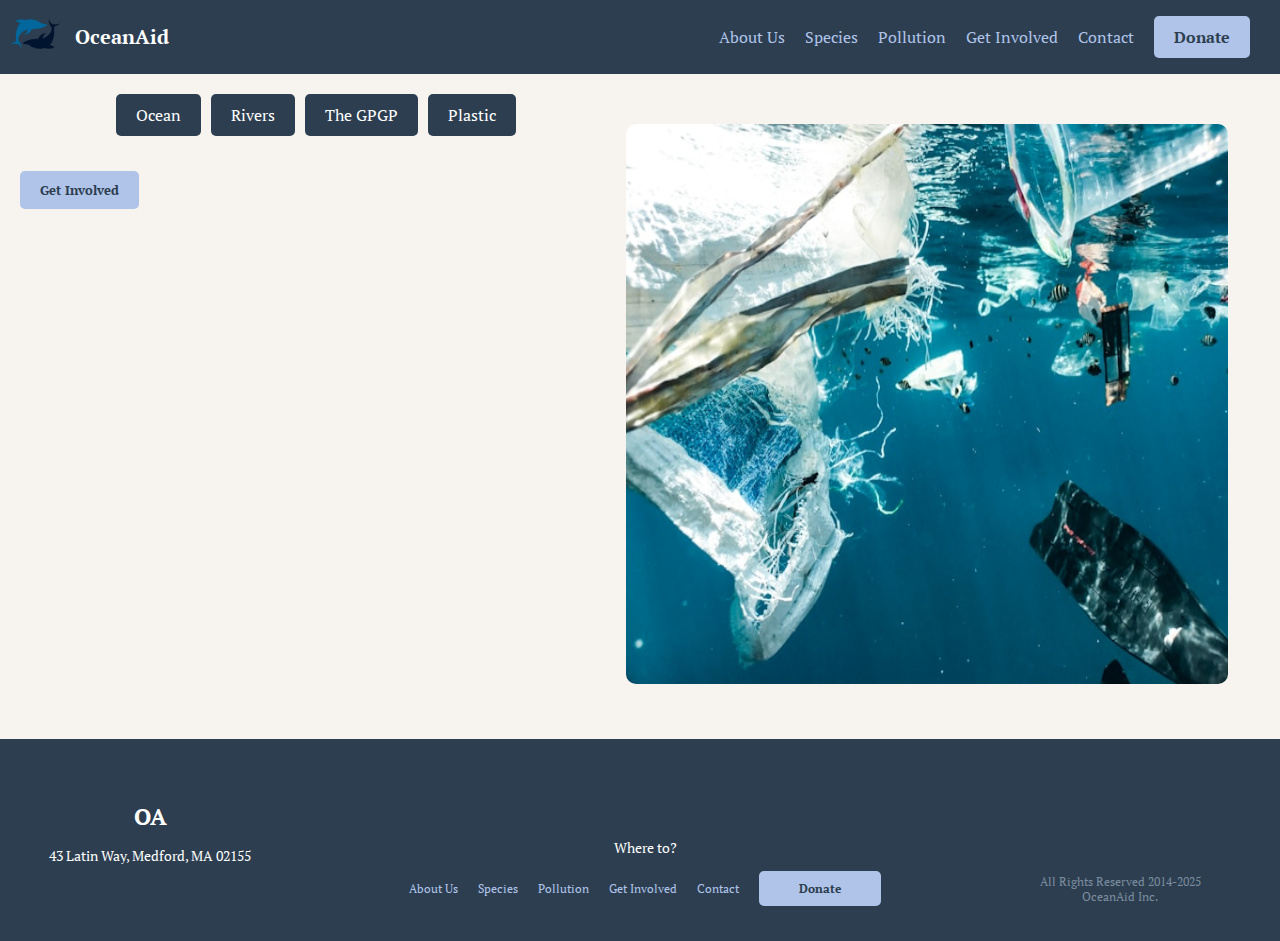
<file: pollution.html>
<!DOCTYPE html>
<html> 
<head>
    <!-- Link to external CSS files for styling -->
    <link rel="stylesheet" href="header.css">
    <link rel="stylesheet" href="pollution.css">
    <link rel="stylesheet" href="footer.css">
    <link href="https://fonts.googleapis.com/css2?family=PT+Serif:ital,wght@0,400;0,700;1,400;1,700&display=swap" rel="stylesheet">
    <!-- Meta tag for responsive design -->
    <meta name="viewport" content="width=device-width, initial-scale=1">
    <!-- Link to jQuery library -->
    <script src="https://code.jquery.com/jquery-3.7.1.js" integrity="sha256-eKhayi8LEQwp4NKxN+CfCh+3qOVUtJn3QNZ0TciWLP4=" crossorigin="anonymous"></script>
</head>

<body>
    <!-- Navigation bar -->
    <div class="navbar">
        <a href="index.html"><img src="Images/oalogo.png" alt="Ocean Aid Logo"></a>
        <h1><a href="index.html">OceanAid</a></h1>
        <div class="navLinks">
            <a id="aboutUs" href="aboutUs.html">About Us</a>
            <a id="species" href="species.html">Species</a>
            <a id="pollution" href="pollution.html">Pollution</a>
            <a id="getInvolved" href="getInvolved.html">Get Involved</a>
            <a id="contact" href="contact.html">Contact</a>
            <a id="donateLink" href="donate.html">Donate</a>
            <button type="button" id="hamburger">&equiv;</button>
        </div>
    </div>

    <!-- Hamburger menu for mobile view -->
    <div class="hamburgerMenu">
        <div class="navItems">
            <a id="aboutUs" href="aboutUs.html">About Us</a>
            <a id="species" href="species.html">Species</a>
            <a id="pollution" href="pollution.html">Pollution</a>
            <a id="getInvolved" href="getInvolved.html">Get Involved</a>
            <a id="contact" href="contact.html">Contact</a>
        </div>
    </div>

    <!-- jQuery script for hamburger menu functionality -->
    <script>
        $(document).ready(function() {
            // when the hamburger button is clicked, the hamburger menu will slide down
            $("#hamburger").click(function() {
                // if the hamburger menu is already displayed, the hamburger button will change to X icon to anticipate the change
                // of slidetoggle effect
                if ($(".hamburgerMenu").css("display") === "block") {
                    $("#hamburger").html("&equiv;");
                // if the hamburger menu is not displayed, the hamburger button will change to the hamburger icon to anticipate the change
                // of slidetoggle effect
                } else {
                    $("#hamburger").html("&times;");
                }
                // using Jqueries slideToggle to turn the display of the hamburgerMenu div to block
                // and make the duration "fast"
                // the slidetoggle will automatically switch the display of the hamburgerMenu div from block to none
                // and vice versa
                $(".hamburgerMenu").slideToggle("fast");
            });

            // when the window is resized, if the window is greater than 730px, the hamburger menu will hide
            // because the hamburger menu is only visible when the window is less than 730px
            // this is just for the edge case if the user resizes the window passed 730px while the hamburger menu
            // is still dropped down
            $(window).resize(function() {
                // if the window is greater than 730px, the hamburger menu will hide
                if ($(window).width() > 730) {
                    $(".hamburgerMenu").hide();
                    // the hamburger button will change to the hamburger icon
                    $("#hamburger").html("&equiv;");
                }
            });
        })
    </script>

    <!-- Main content section for pollution information -->
    <div class="pollutionContent">
        <div class="left-panel">
            <!-- Radio buttons for selecting pollution type -->
            <div class="radio-buttons">
                <input type="radio" id="ocean" name="pollution" value="ocean">
                <label for="ocean">Ocean</label><br>
                <input type="radio" id="rivers" name="pollution" value="rivers">
                <label for="rivers">Rivers</label><br>
                <input type="radio" id="GPGP" name="pollution" value="GPGP">
                <label for="GPGP">The GPGP</label><br>
                <input type="radio" id="plastic" name="pollution" value="plastic">
                <label for="plastic">Plastic</label>
            </div> 
            <!-- Description section for pollution details -->
            <div class="description">
                <h2 id = "title"></h2>
                <p1 id = "content1"></p1>
                <p1 id = "stats">
                    <ul>
                    </ul>
                </p1>
                <p1 id = "content2"></p1>
            </div>

            <!-- button to get involved -->
            <button id="getInvolvedPollution" onclick="location.href='getInvolved.html'">Get Involved</button>

        </div>
        <div class="right-panel">
            <!-- Image section for pollution images -->
            <div class="images">
                <img src="Images/ocean1.jpg" alt="images">
            </div>
        </div>
    </div>

    <!-- Footer section -->
    <div class="footer">
        <div class="footer-left">
            <h1>OA</h1>
            <p>43 Latin Way, Medford, MA 02155</p>
        </div>
        
        <div class="footer-middle">
            <p>Where to?</p>
            <div class="nav-links-bottom">
                <a id="aboutUs" href="aboutUs.html">About Us</a>
                <a id="species" href="species.html">Species</a>
                <a id="pollution" href="pollution.html">Pollution</a>
                <a id="getInvolved" href="getInvolved.html">Get Involved</a>
                <a id="contact" href="contact.html">Contact</a>
                <a id="donate-link" href="donate.html">Donate</a>
            </div>
        </div>
        
        <div class="footer-right">
            <p>All Rights Reserved 2014-2025 OceanAid Inc.</p>
        </div>
    </div>

    <!-- jQuery script for handling radio button changes and image slideshow -->
    <script>
        $(document).ready(function(){
            var imageUrls = [];
            var currIndex = 0;
            var interval;
            var clicks = 0;
            startSlideshow();
            $('input[type=radio][name=pollution]').change(function() {
                // Update content based on selected pollution type
                //update with content for ocean
                if (this.value === 'ocean') {
                    imageUrls = ["Images/ocean1.jpg", "Images/ocean2.jpg"];
                    $('#title').html("Ocean Pollution");
                    $('#content1').html("Pollution in the ocean is a major environmental issue that affects marine life, ecosystems, and human health. It includes a variety of pollutants such as plastic debris, chemicals, oil spills, and agricultural runoff. These pollutants can harm marine animals, disrupt food chains, and degrade habitats. Ocean pollution also affects coastal communities, impacting tourism, fishing industries, and overall quality of life. Addressing ocean pollution requires global cooperation and sustainable practices to protect our oceans for future generations.");
                    $('#stats').html(`
                    <ul>
                        <li>Every year, <b>millions of tons</b> of plastic waste end up in the ocean.</li>
                        <li>By <b>2050</b>, there will be more plastic in the ocean than fish by weight.</li>
                        <li>Over <b>100,000 marine animals</b> die each year due to plastic entanglement or ingestion.</li>
                        <li>Ocean pollution includes plastic debris, chemicals, oil spills, and agricultural runoff.</li>
                        <li>Pollutants harm marine animals, disrupt food chains, and degrade habitats.</li>
                        <li>Efforts to reduce ocean pollution involve reducing plastic use, improving waste management, and enforcing regulations.</li>
                    </ul>
                    `);
                    $('#content2').html("You can help reduce ocean pollution by participating in beach cleanups, reducing your use of single-use plastics, properly disposing of waste, supporting policies that protect the ocean, and spreading awareness about the issue.");
                //update with content for rivers
                } else if (this.value === 'rivers') {
                    imageUrls = ["Images/rivers1.jpg", "Images/rivers2.jpg"];
                    $('#title').html("River Pollution");
                    $('#content1').html("Rivers are vital sources of freshwater, but they are increasingly polluted by industrial waste, agricultural runoff, and plastic debris. This pollution can harm aquatic life, contaminate drinking water supplies, and disrupt ecosystems. Pollutants such as heavy metals, pesticides, and microplastics can accumulate in the food chain, posing health risks to both wildlife and humans. Efforts to reduce river pollution include improving waste management practices, implementing stricter regulations on industrial discharges, and promoting sustainable agricultural practices.");
                    $('#stats').html(`
                    <ul>
                        <li>Rivers carry an estimated <b>1.15 to 2.41 million tons</b> of plastic waste into the ocean each year.</li>
                        <li><b>80%</b> of ocean plastic pollution originates from land-based sources, including rivers.</li>
                        <li>Industrial waste and agricultural runoff are major contributors to river pollution.</li>
                        <li>Polluted rivers can contaminate drinking water supplies for <b>millions</b> of people.</li>
                        <li>Efforts to reduce river pollution include improving waste management and reducing harmful chemical use.</li>
                    </ul>
                    `);
                    $('#content2').html("You can help reduce river pollution by properly disposing of waste, using environmentally friendly products, reducing the use of harmful chemicals, participating in river cleanups, and supporting policies that protect water quality.");
                //update with content for The Great Pacific Garbage Patch
                } else if (this.value === 'GPGP') {
                    imageUrls = ["Images/GPGP1.jpg", "Images/GPGP2.jpg"];
                    $('#title').html("The Great Pacific Garbage Patch");
                    $('#content1').html("The Great Pacific Garbage Patch <b>(GPGP)</b> is a massive area of marine debris accumulation in the North Pacific Ocean. It is primarily composed of plastic waste and other pollutants that have been carried by ocean currents. The GPGP poses a significant threat to marine life, as animals can ingest or become entangled in the debris.");
                    $('#stats').html(`
                    <ul>
                        <li>The GPGP covers an estimated surface area of <b>1.6 million</b> square kilometers.</li>
                        <li>It contains an estimated <b>1.8 trillion</b> pieces of plastic.</li>
                        <li>The weight of the plastic in the GPGP is estimated to be around <b>80,000 tons</b>.</li>
                        <li>Marine animals, including fish, sea turtles, and birds, are at risk of ingesting or becoming entangled in the debris.</li>
                        <li>Efforts to clean up the GPGP include initiatives to remove plastic waste and prevent further pollution.</li>
                    </ul>
                    `);
                    $('#content2').html("You can help address the issue of the Great Pacific Garbage Patch by reducing your plastic consumption, participating in beach cleanups, supporting organizations that work to clean up ocean plastic, advocating for policies that reduce plastic production and improve waste management, and spreading awareness about the impact of plastic pollution on marine environments.");
                //update with content for plastic
                } else if (this.value === 'plastic') {
                    imageUrls = ["Images/plastic1.jpg", "Images/plastic2.jpg"];
                    $('#title').html("Plastic Pollution");
                    $('#content1').html("Plastic pollution is one of the most pervasive environmental issues affecting the oceans today. Plastics can take hundreds of years to decompose, and during this time, they break down into smaller particles known as microplastics. These microplastics are ingested by marine animals, leading to physical harm, chemical contamination, and even death. Additionally, plastic debris can entangle marine life, damage coral reefs, and disrupt ecosystems.");
                    $('#stats').html(`
                    <ul>
                        <li>Over <b>8 million</b> tons of plastic enter the ocean each year.</li>
                        <li>Plastic pollution accounts for <b>80%</b> of all marine debris found from surface waters to deep-sea sediments.</li>
                        <li>Marine species ingest or are entangled by plastic debris, which causes severe injuries and deaths.</li>
                        <li>Plastic pollution disrupts marine ecosystems and contributes to the decline of marine biodiversity.</li>
                        <li>Efforts to combat plastic pollution include reducing plastic production, improving waste management, and promoting recycling.</li>
                    </ul>
                    `);
                    $('#content2').html("You can help reduce plastic pollution by minimizing your use of single-use plastics, opting for reusable items such as bags, bottles, and straws, properly recycling plastic waste, participating in community clean-up events, supporting policies and initiatives aimed at reducing plastic production and improving waste management, and spreading awareness about the impact of plastic pollution on the environment.");
                }
                // Update image source based on selected pollution type
                $('.images img').attr("src", imageUrls[currIndex]);
            });

            // Function to handle image fading for slideshow
            function fadeImages(){
                //if the image has been clicked an even number of times return
                //from the slideshow.
                if(clicks % 2 == 1){
                    return;
                }
                $(".images img").fadeOut(1000, function() {
                    //increment index to go to next photo and mod by 2 so if we 
                    //reach the last photo it loops back to the first.
                    currIndex = (currIndex + 1) % 2;
                    $('.images img').attr("src", imageUrls[currIndex]);
                    $('.images img').fadeIn(1000);
                });
            }

            // Increment click count on image click
            $(".images img").on("click", function() {
                clicks++;
            });

            // Add an indicator that the image can be clicked to stop and start the slideshow
            $(".images img").on("mouseenter", function() {
                $(this).css("cursor", "pointer");
                $(this).attr("title", "Click to stop/start slideshow");
            });

            // Function to start the slideshow
            function startSlideshow(){
                //set ocean to be checked by default
                $('#ocean').prop('checked', true);
                //set content for ocean
                $('#title').html("Ocean Pollution");
                $('#content1').html("Pollution in the ocean is a major environmental issue that affects marine life, ecosystems, and human health. It includes a variety of pollutants such as plastic debris, chemicals, oil spills, and agricultural runoff. These pollutants can harm marine animals, disrupt food chains, and degrade habitats. Ocean pollution also affects coastal communities, impacting tourism, fishing industries, and overall quality of life. Addressing ocean pollution requires global cooperation and sustainable practices to protect our oceans for future generations.");
                $('#stats').html(`
                    <ul>
                        <li>Every year, <b>millions of tons</b> of plastic waste end up in the ocean.</li>
                        <li>By <b>2050</b>, there will be more plastic in the ocean than fish by weight.</li>
                        <li>Over <b>100,000 marine animals</b> die each year due to plastic entanglement or ingestion.</li>
                        <li>Ocean pollution includes plastic debris, chemicals, oil spills, and agricultural runoff.</li>
                        <li>Pollutants harm marine animals, disrupt food chains, and degrade habitats.</li>
                        <li>Efforts to reduce ocean pollution involve reducing plastic use, improving waste management, and enforcing regulations.</li>
                    </ul>
                `);
                $('#content2').html("You can help reduce ocean pollution by participating in beach cleanups, reducing your use of single-use plastics, properly disposing of waste, supporting policies that protect the ocean, and spreading awareness about the issue.");
                imageUrls = ["Images/ocean1.jpg", "Images/ocean2.jpg"];
                //run fadeImages
                fadeImages();
                //clear interval
                clearInterval(interval);
                //set interval to continuously call fadeImages
                interval = setInterval(fadeImages, 2000);
            }

        });
    </script>
</body>
</html>
</file>
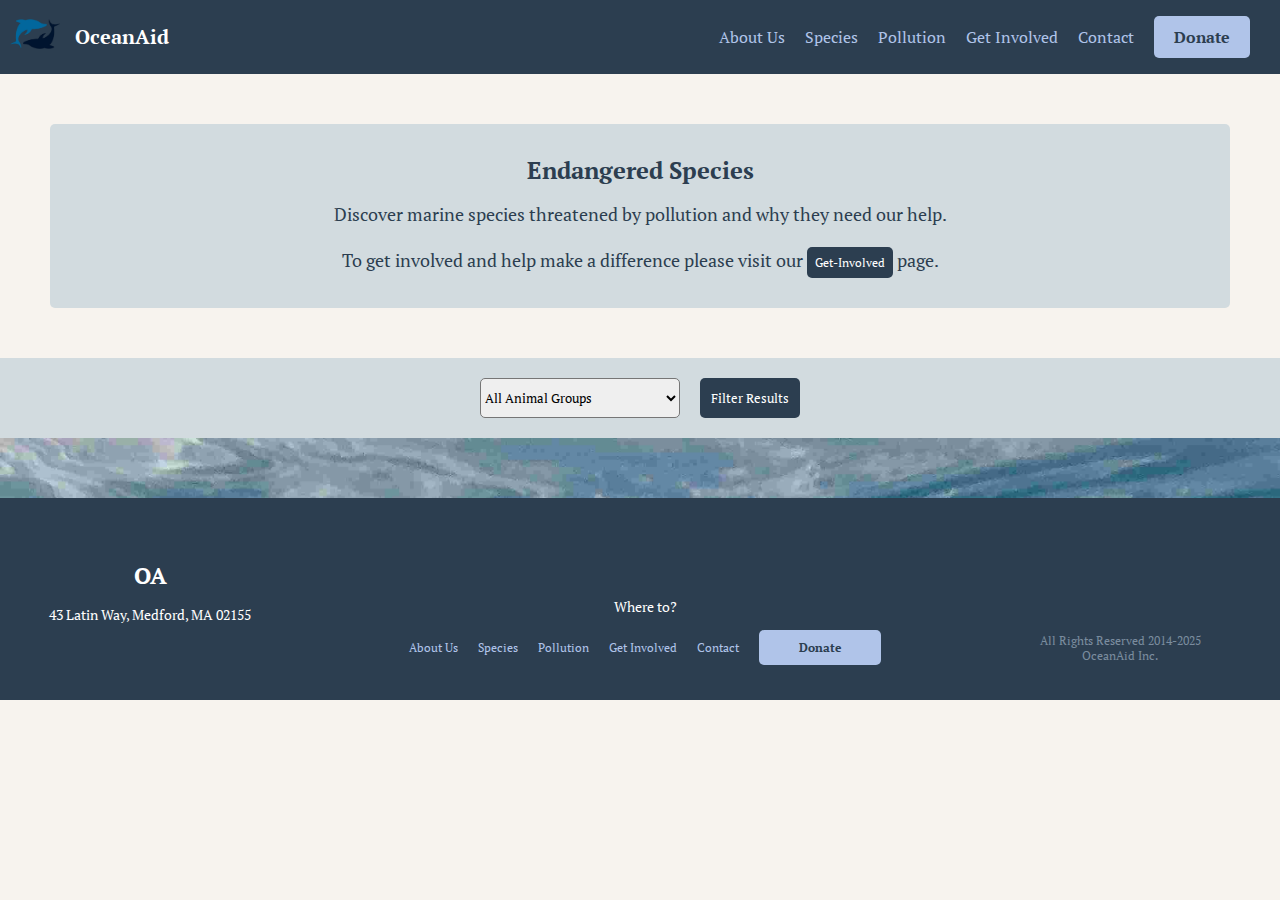
<file: species.html>
<!DOCTYPE html>
<html> 
<head>
    <title>Species</title>
    <meta name="viewport" content="width=device-width, initial-scale=1">
    <link rel="stylesheet" href="header.css">
    <link rel="stylesheet" href="species.css">
    <link rel="stylesheet" href="footer.css">
    <!-- link for the PT serif font -->
    <link href="https://fonts.googleapis.com/css2?family=PT+Serif:ital,wght@0,400;0,700;1,400;1,700&display=swap" rel="stylesheet">
    <!-- link for jqeury -->
    <script src="https://code.jquery.com/jquery-3.7.1.js" integrity="sha256-eKhayi8LEQwp4NKxN+CfCh+3qOVUtJn3QNZ0TciWLP4=" crossorigin="anonymous"></script>

    <!-- setting consistent fonts for the h1, h2, and h3 tags -->
    <style type = "text/css">
        h1, h2, h3, p {
            font-family: 'PT Serif', serif;
        }
    </style>
</head>

<body>
    <!-- header bar, includes navigation and logo -->
    <div class="navbar">
        <!-- logo/org-name -->
        <a href="index.html"><img src="Images/oalogo.png" alt="Ocean Aid Logo"></a>
        <h1><a href="index.html">OceanAid</a></h1>
        <!-- navigations links -->
        <div class="navLinks">
            <a id="aboutUs" href="aboutUs.html">About Us</a>
            <a id="species" href="species.html">Species</a>
            <a id="pollution" href="pollution.html">Pollution</a>
            <a id="getInvolved" href="getInvolved.html">Get Involved</a>
            <a id="contact" href="contact.html">Contact</a>
            <a id="donateLink" href="donate.html">Donate</a>
            <button type="button" id="hamburger">&equiv;</button>
        </div>
    </div>
    <!-- code for the popout hamburger menu that appears when the screen is resized -->
    <div class="hamburgerMenu">
        <div class="navItems">
            <a id="aboutUs" href="aboutUs.html">About Us</a>
            <a id="species" href="species.html">Species</a>
            <a id="pollution" href="pollution.html">Pollution</a>
            <a id="getInvolved" href="getInvolved.html">Get Involved</a>
            <a id="contact" href="contact.html">Contact</a>
        </div>
    </div>

    

    <script>
        // when the document is ready, the hamburger menu will slide down when the hamburger button is clicked
        $(document).ready(function() {
            // when the hamburger button is clicked, the hamburger menu will slide down
            $("#hamburger").click(function() {
                // if the hamburger menu is already displayed, the hamburger button will change to X icon to anticipate the change
                // of slidetoggle effect
                if ($(".hamburgerMenu").css("display") === "block") {
                    $("#hamburger").html("&equiv;");
                // if the hamburger menu is not displayed, the hamburger button will change to the hamburger icon to anticipate the change
                // of slidetoggle effect
                } else {
                    $("#hamburger").html("&times;");
                }
                // using Jqueries slideToggle to turn the display of the hamburgerMenu div to block
                // and make the duration "fast"
                // the slidetoggle will automatically switch the display of the hamburgerMenu div from block to none
                // and vice versa
                $(".hamburgerMenu").slideToggle("fast");
            });

            // when the window is resized, if the window is greater than 730px, the hamburger menu will hide
            // because the hamburger menu is only visible when the window is less than 730px
            // this is just for the edge case if the user resizes the window passed 730px while the hamburger menu
            // is still dropped down
            $(window).resize(function() {
                // if the window is greater than 730px, the hamburger menu will hide
                if ($(window).width() > 730) {
                    $(".hamburgerMenu").hide();
                    // the hamburger button will change to the hamburger icon
                    $("#hamburger").html("&equiv;");
                }
            });
        })
    </script>

    <!-- main content area -->
    <!-- page header div -->
    <div class="info">
        <h2>Endangered Species</h2>
        <p>Discover marine species threatened by pollution and why they need our help.</p>
        <p>To get involved and help make a difference please visit our <a id="getInvolved" href="getInvolved.html">Get-Involved</a> page.</p>
    </div>

    <!-- div to hold the filter button and selection bar -->
    <div class="filterSpecies">
        <select id="Categories">
            <option value="all">All Animal Groups</option>
            <option value="turtles">Turtles</option>
            <option value="sharks">Sharks</option>
            <option value="whales">Whales</option>
            <option value="seals">Seals</option>
            <option value="fish">Fish</option>
        </select>

        <button type="button" id="filter">Filter Results</button>
    </div>

    <div class="output">
        <!-- output from JSON file according to filter will be displayed here -->
    </div>

    <!-- footer bar, includes contact information and navigation -->
    <div class="footer">
        <!-- left side of the footer, includes the brand name and address -->
        <div class="footer-left">
            <h1>OA</h1>
            <p>43 Latin Way, Medford, MA 02155</p>
        </div>
        <!-- middle of footer includes page navigation links -->
        <div class="footer-middle">
            <p>Where to?</p>
            <div class="nav-links-bottom">
                <a id="aboutUs" href="aboutUs.html">About Us</a>
                <a id="species" href="species.html">Species</a>
                <a id="pollution" href="pollution.html">Pollution</a>
                <a id="getInvolved" href="getInvolved.html">Get Involved</a>
                <a id="contact" href="contact.html">Contact</a>
                <a id="donate-link" href="donate.html">Donate</a>
            </div>
        </div>
        <!-- right side of footer holds the copywrite -->
        <div class="footer-right">
            <p>All Rights Reserved 2014-2025 OceanAid Inc.</p>
        </div>
    </div>

    <script>
        // get the JSON file and run the function, which will create the initial list of species
        $.get("https://jankonings.github.io/CS20-Midterm/species.JSON", function(animals) {
            // create a blank string to hold the initial list of species
            var initialList = "";
            // for each animal type in the JSON file (out of the five categories) 
            for (var animal in animals) {
                // for each species in the animal type, we will get the name, scientific name, reason for endangerment, and role in ecosystem
                // and append it to the initial list output
                animals[animal].forEach(function(species) {
                    // creating the html for the output
                    initialList += "<div class='species'>";
                    initialList += "<div class='specieInfo'>";
                    initialList += "<h3>" + species.name + "</h3>";
                    initialList += "<p><b>Scientific Name:</b> " + species.scientificName + "</p>";
                    initialList += "<p><b>Reason for Endangerment:</b> " + species.reasonForEndangerment + "</p>";
                    initialList += "<p><b>Role in Ecosystem:</b> " + species.roleInEcosystem + "</p>";
                    initialList += "</div>";
                    initialList += "<img class='speciesImage' src='Images/" + species.name + ".jpg'>";
                    initialList += "</div>";
                });
            }

            // output the initial list to the page once the document is ready and images are loaded
            $(document).ready(function() {
                // output the initial list to the page
                $(".output").html(initialList);
            });

                
            // making a click fucntion for the filter button
            $("#filter").click(function() {
                // creating blank string to hold the output content
                var output = "";
                // collect the chosen category for the dop down menu
                var categoryFilter = $("#Categories").val();
                // If the chosen filter is all, every product should be added
                if (categoryFilter === "all") {
                    for (var animal in animals) {
                        animals[animal].forEach(function(species) {
                            output += "<div class='species'>";
                            output += "<div class='specieInfo'>";
                            output += "<h3>" + species.name + "</h3>";
                            output += "<p><b>Scientific Name:</b> " + species.scientificName + "</p>";
                            output += "<p><b>Reason for Endangerment:</b> " + species.reasonForEndangerment + "</p>";
                            output += "<p><b>Role in Ecosystem:</b> " + species.roleInEcosystem + "</p>";
                            output += "</div>";
                            output += "<img class='speciesImage' src='Images/" + species.name + ".jpg'>";
                            output += "</div>";
                        });
                    }
                // if the category is not "all", then if the categories tag of 
                // the JSON includes a category that matches the chosen category
                // we also include the content
                } else if (animals[categoryFilter]) {
                    animals[categoryFilter].forEach(function(species) {
                        output += "<div class='species'>";
                        output += "<div class='specieInfo'>";
                        output += "<h3>" + species.name + "</h3>";
                        output += "<p><b>Scientific Name:</b> " + species.scientificName + "</p>";
                        output += "<p><b>Reason for Endangerment:</b> " + species.reasonForEndangerment + "</p>";
                        output += "<p><b>Role in Ecosystem:</b> " + species.roleInEcosystem + "</p>";
                        output += "</div>";
                        output += "<img class='speciesImage' src='Images/" + species.name + ".jpg'>";
                        output += "</div>";
                    });
                }
                // output the content to the page into the ouput div
                $(".output").html(output); 
            });
        });
    </script>

    

</body>
</html>
</file>
<file: header.css>
body {
    margin: 0;
    padding: 0;
}

.navbar h1 {
    color: #f7faff;
    font-size: 20px
}

.navbar h1 a {
    text-decoration: none;
    color: #ffffff;
}

.navbar {
    top: 0;
    left: 0;
    display: flex;
    align-items: center;
    width: 100%;
    background-color: #2c3e50;
    box-sizing: border-box;
    padding: 10px;
    padding-left: 0;
}

.navbar a img {
    padding-left: 10px;
    width: 50px;
    height: auto;
    left: 0;
    margin-right: 15px;
}

.navbar a {
    padding: 0;
}

.navLinks {
    display: flex;
    margin-left: auto;
    margin-right: 20px;
    gap: 20px; 
    box-sizing: border-box;
}

.navLinks a {
    display: flex;
    align-items: center;
    text-decoration: none;
    color: #b0c4e9;
    font-size: 16px; 
    top: 0;
}

.navLinks a#donateLink {
    background-color: #b0c4e9;
    color: #2c3e50;
    padding: 10px 20px;
    border-radius: 5px;
    font-weight: bold;
}

.navLinks a#donateLink:hover {
    background-color: #ffffff;
}


.navLinks a:hover {
    color: hsl(0, 0%, 100%);
}

#hamburger {
    padding: 0;
    display: none;
    align-items: center;
    justify-content: center;
    overflow: hidden;
    width: 50px;
    height: 40px;
    font-size: 35px;
    color: #2c3e50;
    background-color: #b0c4e9;
    border-radius: 5px;
    border: none;
    box-sizing: border-box;
}

#hamburger:hover {
    background-color: #ffffff;
}

.navItems {
    margin: 0;
    width: 100%;
    display: flex;
    align-items: center;
    justify-content: space-between;
    padding: 0px 20px;
    box-sizing: border-box;
}

.hamburgerMenu {
    display: none;
    padding: 10px 0;
    background-color: #ffffff;
}

.navItems a {
    text-align: center;
    color: #2c3e50;
    font-size: 18px;
    text-decoration: none;
    padding: 5px;
    border-radius: 5px;
}

.navItems a:hover {
    box-sizing: border-box;
    color: #ffffff;
    background-color: #2c3e50;
}


@media (max-width: 900px) {
    .navLinks a {
        font-size: 14px;
    }
}

@media (max-width: 730px) {
    #hamburger {
        display: flex;
    }

    .navLinks a {
        display: none;
    }

    #donateLink {
        display: flex;
    }
}

@media (max-width: 515px) {
    .navItems a {
        font-size: 16px;
    }
}

@media (max-width: 420px) {
    h1 {
        font-size: 18px;
    }

    #hamburger {
        width: 40px;
    }

    .navLinks a#donateLink {
        padding: 0 10px;
    }

    .navLinks {
        margin-right: 5px;
    }

    .navItems a {
        font-size: 14px;
    }
}

@media (max-width: 420px) {
    .navItems a {
        font-size: 12px;
    }
}

@media (max-width: 350px) {
    .navItems a {
        font-size: 10px;
    }
}
</file>
<file: footer.css>
body {
    font-family: 'PT Serif', serif;
}


.footer {
    background-color: #2c3e50;
    color: white;
    text-align: center;
    padding: 15px;
    font-size: 14px;
    display: flex;
    flex-direction: row;
    justify-content: space-between;
    align-items: center;
    box-sizing: border-box;
}


.footer h1 {
    color: white;
    font-size: 23px;
    margin: 0;
}

@media (max-width: 768px) {
    .footer {
        font-size: 12px;
    }
}

.footer-left {
    height: 150px;
    display: flex;
    flex-direction: column;
    justify-content: center;
    width: 20%;
    padding-left: 10px;
}

.nav-links-bottom {
    justify-content: center;
    align-items: center;
    display: flex;
    gap: 20px; 
}

.nav-links-bottom a {
    display: flex;
    align-items: center;
    text-decoration: none;
    color: #b0c4e9;
    font-size: 12px; 
    top: 0;
}

.nav-links-bottom a#donate-link {
    background-color: #b0c4e9;
    color: #2c3e50;
    padding: 10px 40px;
    border-radius: 5px;
    font-weight: bold;
}

.nav-links-bottom a#donate-link:hover {
    background-color: #ffffff;
}


.nav-links-bottom a:hover {
    color: hsl(0, 0%, 100%);
}

.footer-middle {
    display: flex;
    flex-direction: column;
    justify-content: center;
    align-items: center;
    padding-top: 70px;
    box-sizing: border-box;
    padding-bottom: 20px;
}

.footer-right {
    font-size: 12px;
    color: #7a8c9e;
    padding-right: 40px;
    width: 20%;
    padding-bottom: 10px;
    margin-top: auto;
    box-sizing: border-box;
}

@media (max-width: 1000px) {
    .nav-links-bottom {
        flex-direction: column;
        gap: 10px;
    }
}

@media (max-width: 550px) {
    .footer-right {
        font-size: 10px;
    }
}
</file>
<file: index.css>
.mission {
    display: flex;
    align-items: center;
    justify-content: center;
    width: 100%;
    height: 450px;
    background-image: url("Images/hp2.jpg");
    background-size: cover;
    background-position: center;
}

#missionImg {
    width: 100%;
    height: 100%;
}

.missionStatement {
    position: absolute;
    padding: 20px;
    display: flex;
    align-items: center;
    justify-content: center;
    text-align: center;
    width: 60%;
    height: 200px;
    background-color: rgba(176, 196, 233, 0.80);
    border-radius: 5px;
    box-shadow: 0 0 20px rgba(0, 0, 0, 0.5);
}

.missionStatement h2 {
    font-size: 30px;
    color: #2c3e50;
}

.issue {
    display: flex;
    width: 100%;
    padding: 20px;
    box-sizing: border-box;
    gap: 20px;
    background-color: #9acbe590;
}

.problem, .solution {
    flex: 1;
    height: 350px;
    text-align: center;
    padding: 20px;
    border-radius: 5px;
    box-shadow: 0 0 20px rgba(0, 0, 0, 0.50);
    box-shadow: inset 0 0 20px rgba(0, 0, 0, 0.50);
}

/*  make a seperate rule for problem div in order to make the inset more apparent,
    adding to the depth of the container */
.problem {
    box-shadow: inset 0 0 20px rgba(0, 0, 0, 0.8);
}

.solution {
    background-color: rgb(176, 196, 233);
    color: #2c3e50;
}

.problem {
    background-color: #2c3e50;
    color: rgb(176, 196, 233);
}

.issue h3 {
    font-size: 30px;
}

.issue p {
    font-size: 19px;
}

.help {
    width: 100%;
    padding: 50px;
    background-image: url("Images/helpBackground.jpg");
    background-size: cover;
    color: #ffffff;
    box-sizing: border-box;
}

.help h3 {
    font-size: 30px;
    background-color: #2c3e50;
    padding: 20px;
    border-radius: 10px;
    opacity: 80%;
    box-shadow: 0 0 20px rgba(0, 0, 0, 0.50);

}

.help ul {
    font-size: 20px;
    background-color: #2c3e50;
    padding: 20px;
    padding-top: 50px;
    list-style-position: inside;
    border-radius: 10px;
    opacity: 80%;
    line-height: 2; /* Adjust the line height to control spacing to fit button */
    box-shadow: 0 0 20px rgba(0, 0, 0, 0.50);
}

.help ul li {
    margin-bottom: 20px;
}

#helpOptions a.helpLinks {
    background-color: #ffffff;
    color: #2c3e50;
    padding: 10px 10px;
    border-radius: 5px;
    font-weight: bold;
    text-decoration: none;
    border: 1px solid #2c3e50;
    font-size: 15px;
}

#helpOptions .helpLinks:hover {
    background-color: #000000;
    color: #ffffff;
}

/* Resizing for all page elements */
@media (max-width: 900px) {
    .missionStatement h2 {
        font-size: 25px;
    }

    .missionStatement {
        padding: 15px;
        height: 170px;
    }

    .issue h3 {
        font-size: 25px;
    }
    
    .issue p {
        font-size: 15px;
    }

    .help h3 {
        font-size: 25px;
    }

    .help ul {
        font-size: 15px;
    }
}

@media (max-width: 600px) {
    .missionStatement h2 {
        font-size: 20px;
    }

    .missionStatement {
        padding: 15px;
        height: 150px;
    }

    .issue h3 {
        font-size: 20px;
    }
    
    .issue p {
        font-size: 13px;
    }

    .help h3 {
        font-size: 20px;
    }

    .help ul {
        font-size: 12px;
    }

    #helpOptions a.helpLinks {
        padding: 5px 10px;
    }
}

@media (max-width: 525px) {
    .help ul {
        font-size: 18px;
    }
}

@media (max-width: 450px) {
    .missionStatement h2 {
        font-size: 15px;
    }

    .missionStatement {
        padding: 15px;
        height: 130px;
    }

    .issue h3 {
        font-size: 15px;
    }
    
    .issue p {
        font-size: 11px;
    }
}

@media (max-width: 400px) {
    .help ul {
        font-size: 15px;
    }

}

@media (max-width: 350px) {
    .missionStatement h2 {
        font-size: 15px;
    }

    .missionStatement {
        padding: 15px;
        height: 130px;
    }

    .issue h3 {
        font-size: 15px;
    }
    
    .issue p {
        font-size: 10px;
    }

    .help ul {
        font-size: 12px;
    }
}
</file>
<file: aboutUs.css>
.aboutUs-content {
    display: flex;
    flex-direction: row;
    background-color: rgb(247, 243, 238);
    flex-wrap: wrap;
    padding-bottom: 100px;
}  

.column {
    flex: 1;
    margin: 10px;
    margin-top: 50px;
    padding: 20px;
    background-color: rgb(210, 219, 223);
    text-align: center;
    font-size: 16px;
    height: 70%;
    line-height: 1.5;
    padding-bottom: 70px;
    min-width: 265px;

}

.meet-the-team {
    display: flex;
    flex-direction: column;
    justify-content: center;
    align-items: center;
    background-color: rgb(73, 80, 94);
}

.meet-the-team h2 {
    font-size: 30px;
    color: rgb(247, 243, 238);
    margin-bottom: 50px;

}

.circle-image {
    width: 200px; 
    height: 200px;
    border-radius: 50%;
    object-fit: cover;
}

.meet-the-team {
    padding: 30px;
}

.team-photos {
    display: flex;
    gap: 60px;
    display: flex;
    justify-content: center;
    align-items: center;
    flex-wrap: wrap;
    flex-direction: row;
}

.member {
    display: flex;
    flex-direction: column;
    align-items: center;
    justify-content: center;
    margin: 20px;
    gap: 0;
}

.member h3 {
    padding-top: 20px;
    font-size: 30px;
    color: white;
    margin-top: 10px;
}

.member h4 {
    font-size: 15px;
    color: rgb(155, 156, 171);
}
</file>
<file: contact.css>
body {
    background-image: url("Images/contactBackground.jpg");
    background-size: cover;
    height: 120%;
    margin-bottom: 0;
    display: flex;
    flex-direction: column;
    font-family: 'PT Serif';
}

.content {
    flex: 1;
}

.formContent {
    box-sizing: border-box;
}

.form form {
    max-width: 600px;
    margin: 0 auto 100px auto;
    padding: 20px;
    border: 1px solid #2c3e50;
    border-radius: 10px;
    background-color: #f7faff;
}

.form label {
    font-weight: bold;
    color: #2c3e50;
}

.form input[type="text"],
.form input[type="email"],
.form input[type="phone"],
.form textarea {
    width: 100%;
    padding: 10px;
    margin: 5px 0 20px 0;
    border: 1px solid #2c3e50;
    border-radius: 5px;
    box-sizing: border-box;
    resize: none;
}

.form input[type="submit"] {
    background-color: #2c3e50;
    color: white;
    padding: 10px 20px;
    border: 1px solid #2c3e50;
    border-radius: 5px;
    border-radius: 5px;
    cursor: pointer;
    font-family: 'PT Serif';
}

.form input[type="submit"]:hover {
    background-color: #ffffff;
    color: #2c3e50;
}

#errors{
    margin-left:20px;
    font-weight: bold;
    color: #ff0000;
}

.formDescription h1 {
    text-align: center;
    color: #2c3e50;
    font-size: 36px;
    margin-top: 30px;
    font-weight: normal;
    padding-left: 20px;
    padding-right: 20px;
}

@media (max-width: 430px) {
    .formDescription h1{
        margin-top: 45px;   
        font-size: 30px;

    }
    .form{
        max-width: 400px;
        margin: 0 auto;
    }
}   

@media (max-width: 670px){
    .form{
        max-width: 600px;
        margin: 0 10px 100px 10px;
    }
}
</file>
<file: donate.css>
.donate {
    background-image: url("Images/donateBackground.jpg");
    background-size: cover;
    display: flex;
    flex-direction: column;
    align-items: center;
    background-color: #f7faff;
    margin: 0;
    padding: 0;
    min-height: 100vh; /*   this is so that the background image will always cover the page
                            however the page can get bigger, if needed by the margins of the inner content */
}

.donate h2 {
    color: #2c3e50;
    font-size: 24px;
    margin-bottom: 10px;
}

.donate p {
    width: 800px;
    color: #2c3e50;
    font-size: 20px;
    margin: 0;
    text-align: center;
}

@media (max-width: 900px) {
    .donate p {
        width: 600px;
        font-size: 16px;
    }
}


.donate #donateForm {
    display: block;
    width: 70%;
    background-color: rgb(231, 240, 248);
    padding: 20px;
    border-radius: 5px;
    margin: 0;
    margin-top: 50px;
    border: 1px solid #2c3e50;
    margin-bottom: 200px;
}

.buttonContainer {
    display: flex;
    gap: 10px;
}

.buttonContainer button {
    flex: 1;
    height: 40px;
    background-color: #ffffff;
    color: #2c3e50;
    font-size: 16px;
    border: 1px solid #2c3e50;
    border-radius: 5px;
}

.buttonContainer button:hover {
    background-color: #2c3e50;
    cursor: pointer;
    color: #ffffff;
    border: 1px solid #2c3e50;
}

button#monthly.active { 
    background-color: #2c3e50;
    color: #ffffff;
}

button#singleTime.active {
    background-color: #2c3e50;
    color: #ffffff;
} 

.amount {
    display: flex;
    gap: 10px;
}


.customRadio {
    display: none;
}

.customRadio + label:hover{
    background-color: #2c3e50;
    cursor: pointer;
    color: #ffffff;
    border: 1px solid #2c3e50;
}

.customRadio + label{
    flex: 1;
    display: inline-flex; 
    justify-content: center; 
    align-items: center; 
    height: 40px;
    font-size: 18px;
    margin: 10px 0 10px 0;
    background-color: #ffffff;
    color: #2c3e50;
    text-align: center; 
    border-radius: 5px;
    border: 1px solid #2c3e50;
}

.customRadio:checked + label {
    background-color: #2c3e50;
    color: #ffffff;
    border: 1px solid #2c3e50;
}

.customRadio {
    width: 100%;
    height: 40px;
    padding: 10px;
    box-sizing: border-box;
    border-radius: 5px;
    margin-bottom: 30px;
}

.nameForm {
    width: 100%;
    height: 40px;
    box-sizing: border-box;
    outline-color: #2c3e50;
}

.spanText {
    width: 100%;   
    height: 40px; 
    border-radius: 5px;
    border: 1px solid #2c3e50;
    box-sizing: border-box;
    margin-bottom: 20px;
    padding: 10px;
    outline-color: #2c3e50;
}

h3 {
    font-size: 18px;
    color: #2c3e50;
    margin: 0;
}

@media (max-width: 900px) {
    h3 {
        font-size: 15px;
    }

    .customRadio + label{
        font-size: 15px;
    }
}


.personalInfo {
    display: grid;
    grid-template-columns: 1fr 1fr; /* Each colomn has equal width, two columns */
    grid-template-rows: auto auto; /* Adjusts row heights automatically depending on content */
    width: 100%;
    max-width: 100%;
    box-sizing: border-box;
    margin: 0;
    gap: 10px;
}

.infoElement {
    width: 100%;
    margin: 0;
}

.creditCardInfo {
    margin-top: 20px;
    display: flex;
    flex-direction: column;
}

#paymentMethod {
    margin-top: 10px;
    width: 100%;
    height: 40px;
    border-radius: 5px;
    outline-color: #2c3e50;
}

.method {
    display: flex;
    flex-direction: column;
    margin-top: 20px;
}


.method h3 {
    font-size: 17px;
}

@media (max-width: 900px) {
    .method h3 {
        font-size: 14px;
    }
}


.cardInfo {
    display: grid;
    grid-template-columns: 1fr 1fr 1fr; /* Each colomn has equal width, three columns */
    grid-template-rows: auto auto; /* Adjusts row heights automatically depending on content */
    width: 100%;
    max-width: 100%;
    box-sizing: border-box;
    margin: 0;
    margin-top: 10px;
    gap: 10px;
}

.cardInfo select {
    height: 40px;
    border-radius: 5px;
    outline-color: #2c3e50;
}

.bankInfo {
    display: grid;
    grid-template-columns: 1fr 1fr; /* Each colomn has equal width*/
    grid-template-rows: auto auto; /* Adjusts row heights automatically depending on content */
    width: 100%;
    max-width: 100%;
    box-sizing: border-box;
    margin: 0;
    gap: 10px;
}

#accountType {
    width: 100%;
    height: 40px;
    border-radius: 5px;
}

.submitButton {
    display: flex;
    margin-top: 20px;
    flex-direction: column;
    align-items: center;
}

.submitButton #submitBtn {
    width: 100%;   
    height: 40px; 
    border-radius: 5px;
    border: 1px solid #2c3e50;
    box-sizing: border-box;
    margin-bottom: 20px;
    padding: 10px;
    background-color: #2c3e50;
    color: #f7faff;
    font-size: 16px;
}

#submitBtn:hover {
    background-color: #ffffff;
    cursor: pointer;
    color: #2c3e50;
    border: 1px solid #2c3e50;
}

.errors {
    display: flex;
    width: 100%;
    box-sizing: border-box;
    font-size: 18px;
    color: #de2b2b;
    padding: 5px;
}

@media (max-width: 900px) {
    .errors {
        font-size: 15px;
    }
}

@media (max-width: 680px) {
    .donate p {
        width: 400px;
        font-size: 14px;
    }

    .customRadio + label{
        font-size: 12px;
    }

}

@media (max-width: 550px) {
    .customRadio + label{
        font-size: 18px;
    }
}

@media (max-width: 420px) {
    .donate p {
        width: 300px;
    }

    .customRadio + label{
        font-size: 16px;
    }
}
</file>
<file: getInvolved.css>
.getInvolved-content {
    display: flex;
    justify-content: center;
    align-items: center;
    flex-direction: column;
    background-color: rgb(247, 243, 238);
    width: 100%;
}

.getInvolved-content h2 {
    font-size: 45px;
    margin-bottom: -30px;
    margin-top: 70px;
    padding: 20px;
    color: #2c3e50;
    text-align: center;
}

.getInvolved-content p {
    font-size: 23px;
    color: #2c3e50;
    margin-bottom: 100px;
    text-align: center;
    padding: 10px;
    box-sizing: border-box;
}

.getInvolved-content img {
    border-radius: 5px;
}

.atStakeSection {
    width: 70%;
    display: flex;
    justify-content: center;
    align-items: center;
    flex-direction: row;
    background-color: rgb(247, 243, 238);
    gap: 6vw;
    margin-bottom: 100px;
    
}

.atStakeSection h3 {
    box-sizing: border-box;
    text-align: center;
    padding: 10px;
}

.atStakeSection p {
    box-sizing: border-box;
    text-align: center;
    padding: 10px;
}

.atStakeSection img {
    width: 55%; 
    height: auto;
}

/* resizing */
@media (max-width: 1000px) {
    .atStakeSection {
        flex-direction: column;
        justify-content: center;
        align-items: center;

    }

    .sectionText {
        display: flex;
        justify-content: center;
        align-items: center;
        flex-direction: column;
    }

    .atStakeSection img {
        width: 80%;
    }
}


.sectionText {
    min-width: 235px;
    display: flex;
    flex-direction: column;
    justify-content: center;
    align-items: center;
}

h3 {
    font-size: 30px;
    color: #2c3e50;
}

.atStakeSection p {
    font-size: 16px;
    color: #4f565e;
    margin-bottom: 30px;
}

#donateLinkGI, #contact1 {
    width: 90px;
    display: flex;
    justify-content: center;
    align-items: center;
    flex-direction: column;
    background-color: #b0c4e9;
    border-radius: 5px;
    color: #2c3e50;
    text-decoration: none;
    height: 30px;
    font-weight: bold;
}

#contact1:hover, #donateLinkGI:hover {
    background-color: #ffffff;
}

.joinCauses {
    display: flex;
    justify-content: center;
    align-items: center;
    flex-direction: row;
    flex-wrap: wrap;
    background-color: rgb(247, 243, 238);
    width: 100%;
    gap: 1vw;
    margin-bottom: 100px;
}

.cause {
    display: flex;
    justify-content: center;
    align-items: center;
    flex-direction: column;
    background-color: rgb(247, 243, 238);
    border-radius: 5px;
    color: #2c3e50;
    margin: 20px 50px; 
    width: 30%;
    text-align: center;
    min-width: 241px;
}   

.cause p {
    font-size: 16px;
    color: #5a5a5a;
    margin: 20px;
}

.whyDonate {
    padding-top: 50px;
    display: flex;
    justify-content: center;
    align-items: center;
    flex-direction: column;
    background-color: rgb(233, 232, 231);
    width: 100%;
    text-align: center;
    margin-bottom: 80px;
}

.whyDonate p {
    font-size: 16px;
    color: #414141;
    padding-left: 50px;
    padding-right: 50px;
    box-sizing: border-box;
}

.plasticPollutionGI {
    display: flex;
    justify-content: center;
    align-items: center;
    flex-direction: row;
    background-color: rgb(210, 219, 223);
    width: auto;
    gap: 2vw;
    text-align: left;
}

.plasticPollutionGI p {
    padding-right: 30px;
}

.textAndButton {
    display: flex;
    flex-direction: column;
}

#plasticPollutionGIImg {
    width: 50%; 
    height: 100%;
}

/* resizing */
@media (max-width: 1116px) {
    .plasticPollutionGI {
        justify-content: center;
        align-items: center;
        flex-direction: column;
    }

    #plasticPollutionGIImg {
        width: 100%;
    }

    .plasticPollutionGI p, h3, #contact1 {
        margin: 20px;
    }

    .textAndButton {
        align-items: center;

    }

    .plasticPollutionGI p, h3 {
        text-align: center;
    }

}
    .causeP {
        margin: 0;
        padding: 0;
}
</file>
<file: pollution.css>
.pollutionContent {
    display: flex;
    justify-content: space-between;
    /* height: 700px; */
    box-sizing: border-box;
}

.left-panel {
    width: 100%;
}

.right-panel {
    width: 100%;
}

ul li{
    list-style-type: circle;
}

.description {
    margin-top: 20px;
    margin-left: 20px;
    color:#2c3e50;
    width: 650px;
    box-sizing: border-box;
}

.images{
    padding-bottom: 50px;
    padding-left:20px;
    padding-right:20px;
}

.images img {
    margin-top: 50px;
    border-radius: 10px;
    width: 95%;
    height: 560px;
}

body{
    background-color: rgb(247, 243, 238);
    font-family: 'PT Serif';
}

.radio-buttons {
    display: flex;
    justify-content: center;
    margin-top: 20px;
    margin-left:25px;
}

.radio-buttons input[type="radio"] {
    display: none;
}

.radio-buttons label {
    background-color: #2c3e50;
    color: white;
    padding: 10px 20px;
    margin: 0 5px;
    border-radius: 5px;
    text-align: center;
    display: flex;
    justify-content: center;
    flex-direction: column;
    cursor: pointer;
}

.radio-buttons input[type="radio"]:checked + label {
    background-color: rgb(255, 255, 255);
    color: #2c3e50
}

#getInvolvedPollution{
    background-color: #b0c4e9;
    color: #2c3e50;
    padding: 10px 20px;
    margin: 0 5px;
    border: none;
    border-radius: 5px;
    margin-top: 15px;
    margin-left: 20px;
    box-sizing: border-box;
    margin-bottom: 50px;
    font-family: 'PT Serif', serif;
    font-weight: bold;
}

/* hover effect for radio buttons */
.radio-buttons label:hover{
    background-color: #ffffff;
    color: #2c3e50;
}

/* hover effect for get involved button */
#getInvolvedPollution:hover{
    background-color: #ffffff;
    color: #2c3e50;
}

@media (max-width: 1375px){
    .left-panel{
        width: 90%;
    }
    .description {
        width: 500px;
    }
}

@media(max-width: 1200px){
    .left-panel{
        width: 80%;
    }
    .description {
        width: 400px;
    }
}

@media(max-width: 1100px){
    .left-panel{
        width: 70%;
    }
    .description {
        width: 350px;
    }

    .radio-buttons label {
        padding: 5px 10px;
    }
}

@media(max-width: 950px){
    .radio-buttons label {
        padding: 10px 20px;
    }

    .description {
        margin-top: 20px;
        margin-left: 20px;
        color:#2c3e50;
        width: 95%;
    }

    .pollutionContent {
        display: inline-block;
        justify-content: space-between;
    }

    .left-panel{
        width: 90%;
    }

    .images{
        box-sizing: border-box;
    }
}

@media(max-width:500px){
    .images img{
        height: 450px;
    }
}

@media(max-width:450px){
    .images img{
        height: 400px;
    }

    /* .radio-buttons label[for="ocean"],
    .radio-buttons label[for="river"],
    .radio-buttons label[for="plastic"] {
        margin-top: 40px;
    } */
}
</file>
<file: species.css>
body {
    background: rgb(247, 243, 238);
    font-family: 'PT Serif', serif;
}

.info {
    display: flex;
    margin: 50px;
    align-items: center;
    flex-direction: column;
    padding: 30px;    
    background-color: rgb(210, 219, 223);
    gap: 10px;
    box-sizing: border-box;
    border-radius: 5px;
}

.info h2 {
    color: #2c3e50;
    font-size: 24px;
    margin: 0;    
}

.info p {
    color: #2c3e50;
    font-size: 18px;
    margin: 0;
    text-align: center;
    line-height: 2;
}

.info a {
    color: #ffffff;
    padding: 8px;
    border-radius: 5px;
    text-decoration: none;
    background-color: #2c3e50;
    font-size: 12px;
    box-sizing: border-box;
}

.info a:hover{
    background-color: #ffffff;
    color: #2c3e50;
}

/* all media resizing for the top div including the info div */
@media (max-width: 780px) {
    .info p {
        font-size: 14px;
    }

    .info a {
       font-size: 12px;
    }
}

@media (max-width: 650px) {
    .info p {
        font-size: 11px;
    }

    .info a {
        font-size: 10px;
     }
}

@media (max-width: 560px) {
    .info {
        margin: 30px;
    }
}

@media (max-width: 515px) {
    .info p {
        font-size: 15px;
    }

    .info a {
        font-size: 12px;
    }
}

@media (max-width: 400px) {
    .info p {
        font-size: 11px;
    }

    .info a {
        font-size: 10px;
        padding: 4px;
    }

    .info h2 {
        font-size: 20px;
    }
}

@media (max-width: 370px) {
    .info h2 {
        font-size: 18px;
    }

    .info p {
        font-size: 10px;
    }

    .info a {
        font-size: 9px;
    }

}

/* CSS for the JSON file output */
.filterSpecies {
    display: flex;
    align-items: center;  
    justify-content: center;  
    width: 100%;
    background-color: rgb(210, 219, 223);
    padding: 10px;
    padding-top: 20px;
    gap: 20px;
    box-sizing: border-box;
    padding-bottom: 20px;
    
}

select {
    height: 40px;
    width: 200px;
    border-radius: 5px;
    outline: none;
    font-family: 'PT Serif', serif;
}

select:hover {
    cursor: pointer;
}

#filter {
    height: 40px;
    width: 100px;
    border: none;
    background-color: #2c3e50;
    color: #ffffff;
    border-radius: 5px;
    font-family: 'PT Serif', serif;
}

#filter:hover {
    cursor: pointer;
    background-color: #ffffff;
    color: #2c3e50;
}

/* output div to hold all the JSON data */
.output {
    display: flex;
    flex-direction: column;
    width: 100%;
    padding: 30px;
    box-sizing: border-box;
    gap: 20px;
    background-image: url("Images/speciesBackground.jpg");
    background-size: cover;
}

/* divs for each specie and its info */
.species {
    display: flex;
    flex-direction: row;
    align-items: center;
    justify-content: center;
    box-sizing: border-box;
    width: 100%;
    padding: 20px;
    border-radius: 5px;
    background-color: rgb(210, 219, 223);
    box-shadow: 0 0 20px rgba(0, 0, 0, 0.5);
}

.specieInfo {
    padding: 10px;
    padding-right: 20px;
    width: 50%;
}

h3 {
    font-size: 23px;
}

.specieInfo p {
    font-size: 18px;
}



.species img {
    width: 100%; 
    max-width: 600px; 
    height: auto; 
    margin: 0 auto; 
    border-radius: 5px;
    
}

/* resizing for the JSON specie data */
@media (max-width: 1000px) {
    .species img {
        max-width: 400px;
    }
}


@media (max-width: 800px) {
    .species {
        /* change flex direction nof image and info to column so the image displays under */
        flex-direction: column;
        padding-top: 5px;
    }
    
    .specieInfo {
        padding-top: 0;
        margin: 0 auto;
        width: 100%;
    }

    .species img {
        max-width: 450px;
        margin: 0 auto;
    }
}

@media (max-width: 650px) {
    h3 {
        font-size: 20px;
    }

    .specieInfo p {
        font-size: 15px;
    }
}

@media (max-width: 540px) {
    .specieInfo {
        margin-left: 0;
    }

    h3 {
        font-size: 18px;
    }

    .specieInfo p {
        font-size: 13px;
    }
}
</file>
